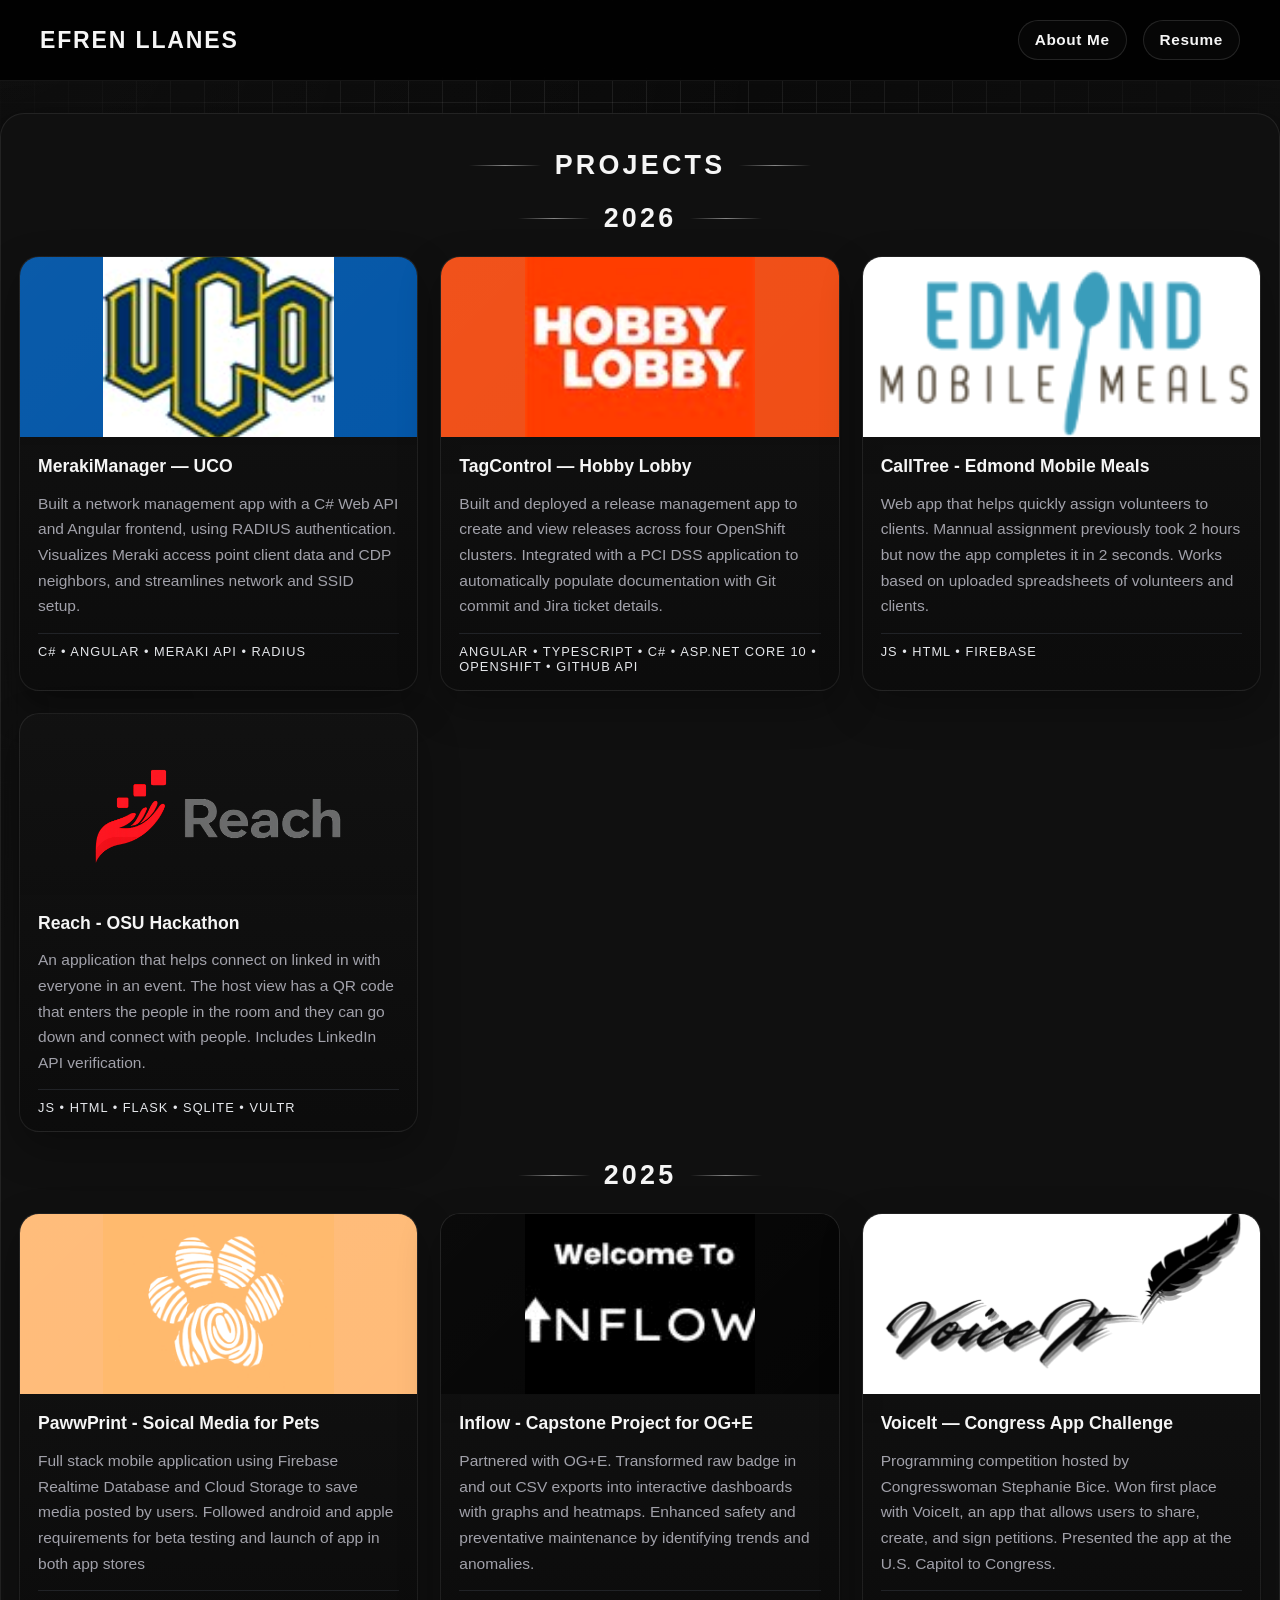
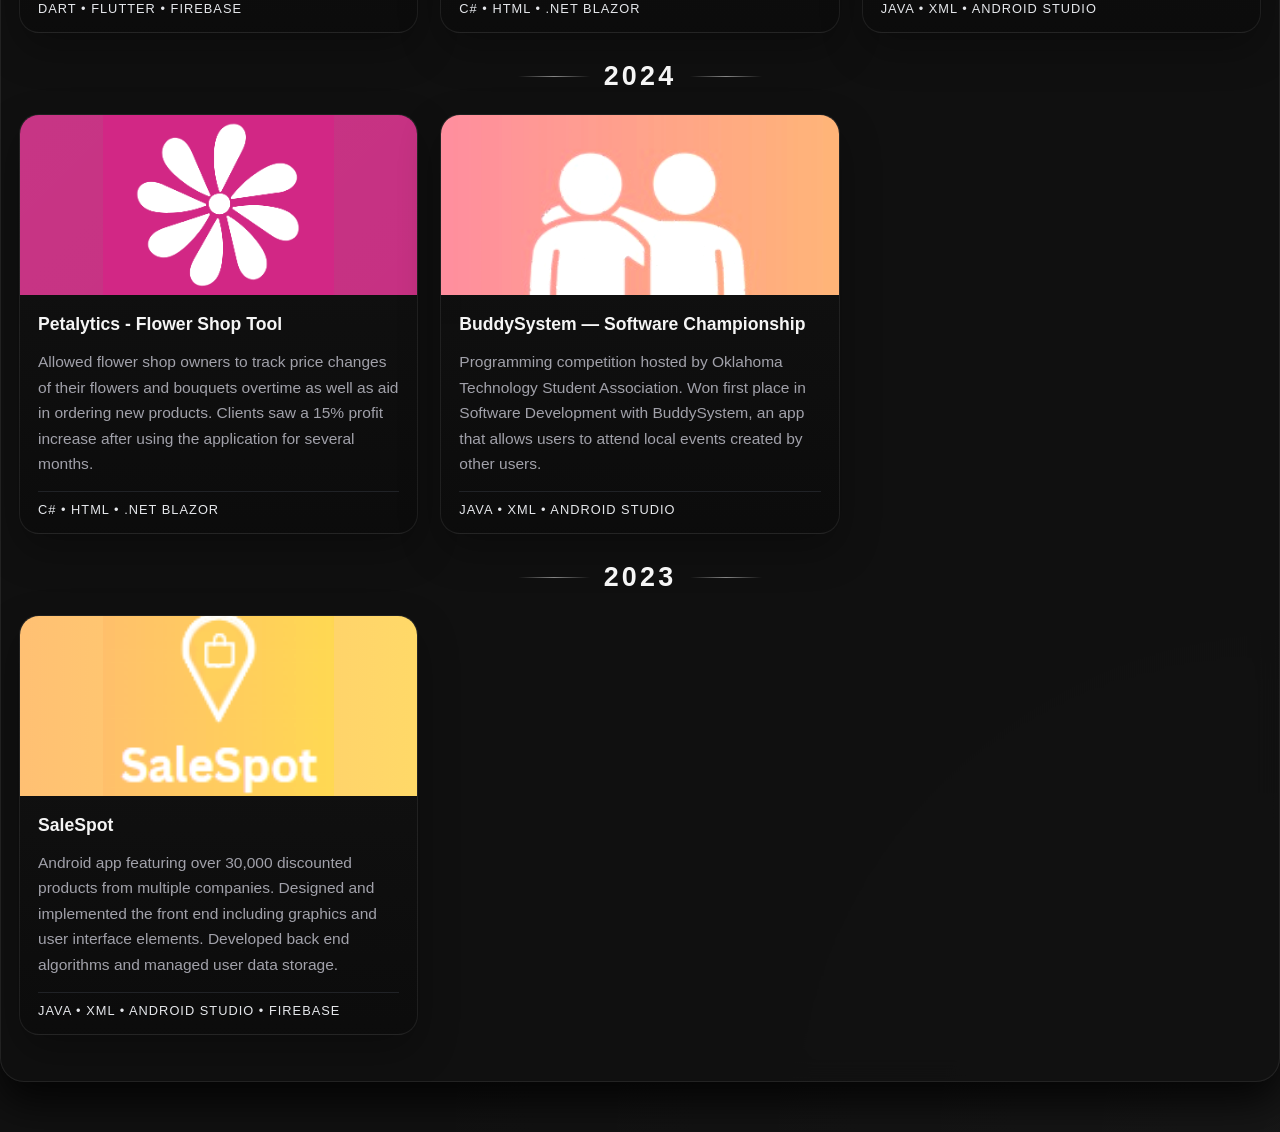
<file: index.html>
<!DOCTYPE html>
<html lang="en">
<head>
    <meta charset="UTF-8">
    <meta name="viewport" content="width=device-width, initial-scale=1.0">
    <title>Portfolio | Projects</title>
    <link rel="stylesheet" href="index.css">
</head>
<body>
   <header>
       <h1 class="name">Efren Llanes</h1>
       <div class="right">
            <a href="aboutme.html"><h2>About Me</h2></a>
            <a href="resume.html"><h2>Resume</h2></a>
        </div>
    </header>

    <div class="mainContent">
        <h1 class="year">Projects</h1>
        <h1 class="year">2026</h1>
        <div class="grid">

            <a href="merakimanager.html" class="project-link">
                <div class="item">
                    <div class="image-container" style="background-color: #0054a6;">
                        <img src="images/aboutme/ucologo.png"
                            class="project-img"
                            alt="University of Central Oklahoma logo">
                    </div>

                    <div class="content">
                        <h3 class="title">MerakiManager — UCO</h3>

                        <p class="text">
                            Built a network management app with a C# Web API and Angular frontend, using RADIUS authentication.
                            Visualizes Meraki access point client data and CDP neighbors, and streamlines network and SSID setup.
                        </p>

                        <div class="skills">
                            C# • Angular • Meraki API • RADIUS
                        </div>
                    </div>
                </div>
            </a>

            <a href="tagcontrol.html" class="project-link">
                <div class="item">
                    <div class="image-container" style="background-color: #f04b12;">
                        <img src="images/aboutme/hobbyLobby.png"
                            class="project-img"
                            alt="Hobby Lobby logo">
                    </div>

                    <div class="content">
                        <h3 class="title">TagControl — Hobby Lobby</h3>

                        <p class="text">
                            Built and deployed a release management app to create and view releases across four OpenShift clusters.
                            Integrated with a PCI DSS application to automatically populate documentation with Git commit and Jira ticket details.
                        </p>

                        <div class="skills">
                            Angular • TypeScript • C# • ASP.NET Core 10 • OpenShift • GitHub API
                        </div>
                    </div>
                </div>
            </a>
            
            <a href="edmondMobile.html" class="project-link">
                <div class="item">
                    
                    <img src="images/projectImages/callTree/EMMlogo.png" 
                        class="project-img-shift">

                    <div class="content">
                        <h3 class="title">CallTree - Edmond Mobile Meals</h3>

                        <p class="text">
                            Web app that helps quickly assign volunteers to clients. 
                            Mannual assignment previously took 2 hours but now the app completes it in 2 seconds. 
                            Works based on uploaded spreadsheets of volunteers and clients.
                            
                        </p>

                        <div class="skills">
                            JS • HTML • Firebase
                        </div>
                    </div>
                </div>
            </a>
            
            <a href="reach.html" class="project-link">
                <div class="item">
                    
                    <img src="images/projectImages/reach/reachLogo.png" 
                        class="project-img-shift">

                    <div class="content">
                        <h3 class="title">Reach - OSU Hackathon</h3>

                        <p class="text">
                            An application that helps connect on linked in with everyone in an event. 
                            The host view has a QR code that enters the people in the room and they can go down and connect with people. 
                            Includes LinkedIn API verification.
                            
                        </p>

                        <div class="skills">
                            JS • HTML • Flask • SQLite • Vultr 
                        </div>
                    </div>
                </div>
            </a>
            
        </div>

        <h1 class="year">2025</h1>
        <div class="grid">

            <a href="pawwprint.html" class="project-link">
                <div class="item">
                    <div class="image-container" style="background-color: #ffba76;">
                        <img src="images/projectImages/pawwprint/pawprintlogoicon.png" 
                            class="project-img">
                    </div>

                    <div class="content">
                        <h3 class="title">PawwPrint - Soical Media for Pets</h3>

                        <p class="text">
                            Full stack mobile application using Firebase Realtime Database and Cloud Storage to save media posted by users.
                            Followed android and apple requirements for beta testing and launch of app in both app stores
                            
                        </p>

                        <div class="skills">
                            Dart • Flutter • Firebase
                        </div>
                    </div>
                </div>
            </a>

            <a href="inflow.html" class="project-link">
                <div class="item">
                    <div class="image-container" style="background-color: #000000;">
                        <img src="images/projectImages/inflow/logo.jpg" 
                            class="project-img">
                    </div>

                    <div class="content">
                        <h3 class="title">Inflow - Capstone Project for OG+E</h3>

                        <p class="text">
                            Partnered with OG+E.
                            Transformed raw badge in and out CSV exports into interactive dashboards with graphs and heatmaps.
                            Enhanced safety and preventative maintenance by identifying trends and anomalies.
                            
                        </p>

                        <div class="skills">
                            C# • HTML • .Net Blazor
                        </div>
                    </div>
                </div>
            </a>           

            <a href="voiceIt.html" class="project-link">
                <div class="item">
                    <img src="images/projectImages/voiceIt/voiceItLogo.jpg" 
                        class="project-img-shift">

                    <div class="content">
                        <h3 class="title">VoiceIt — Congress App Challenge</h3>

                        <p class="text">
                            Programming competition hosted by Congresswoman Stephanie Bice. 
                            Won first place with VoiceIt, an app that allows users to share, create, and sign petitions. 
                            Presented the app at the U.S. Capitol to Congress.
                        </p>

                        <div class="skills">
                            Java • XML • Android Studio
                        </div>
                    </div>
                </div>
            </a>
        </div>

        <h1 class="year">2024</h1>
        <div class="grid">

            <a href="petal.html" class="project-link">
                <div class="item">
                    <div class="image-container" style="background-color: #c52d80;">
                        <img src="images/projectImages/petalytics/logo.png" 
                            class="project-img">
                    </div>

                    <div class="content">
                        <h3 class="title">Petalytics - Flower Shop Tool</h3>

                        <p class="text">
                            Allowed flower shop owners to track price changes of their flowers and bouquets overtime as well as aid in ordering new products. 
                            Clients saw a 15% profit increase after using the application for several months.
                            
                        </p>

                        <div class="skills">
                            C# • HTML • .Net Blazor
                        </div>
                    </div>
                </div>
            </a> 

            <a href="buddy.html" class="project-link">
                <div class="item">
                    <img src="images/projectImages/buddySystem/buddylogo.png" 
                        class="project-img-shift">

                    <div class="content">
                        <h3 class="title">BuddySystem — Software Championship</h3>

                        <p class="text">
                            Programming competition hosted by Oklahoma Technology Student Association. 
                            Won first place in Software Development with BuddySystem, an app that allows users to attend local events created by other users. 
                            
                        </p>

                        <div class="skills">
                            Java • XML • Android Studio
                        </div>
                    </div>
                </div>
            </a>

        </div>

        <h1 class="year">2023</h1>
        <div class="grid">

            <a href="salespot.html" class="project-link">
                <div class="item">
                    <div class="image-container" style="background: linear-gradient(to right, #ffc073, #ffd968);">
                        <img src="images/projectImages/saleSpot/logo.png" 
                            class="project-img">
                    </div>

                    <div class="content">
                        <h3 class="title">SaleSpot</h3>

                        <p class="text">
                            Android app featuring over 30,000 discounted products from multiple companies. 
                            Designed and implemented the front end including graphics and user interface elements. 
                            Developed back end algorithms and managed user data storage. 
                            
                        </p>

                        <div class="skills">
                            Java • XML • Android Studio • Firebase
                        </div>
                    </div>
                </div>
            </a>

        </div>
    </div>
</body>
</html>
</file>
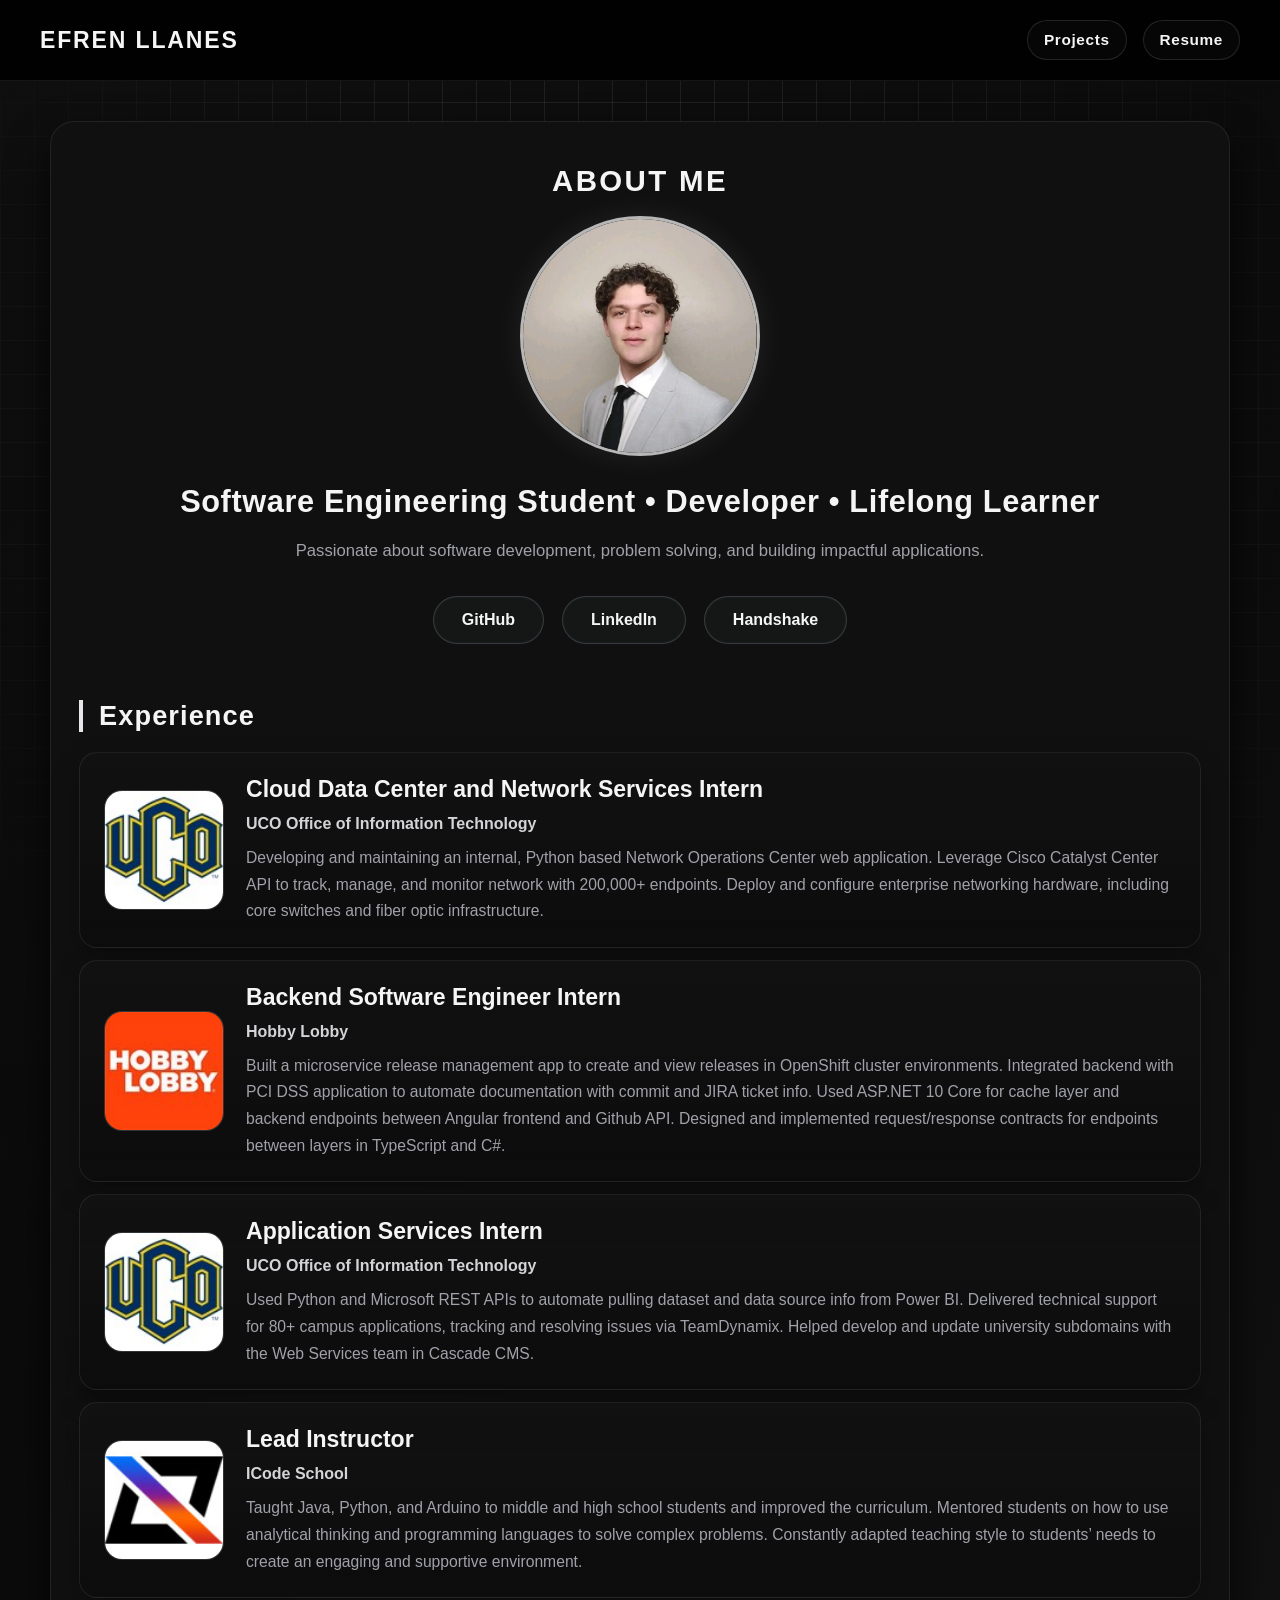
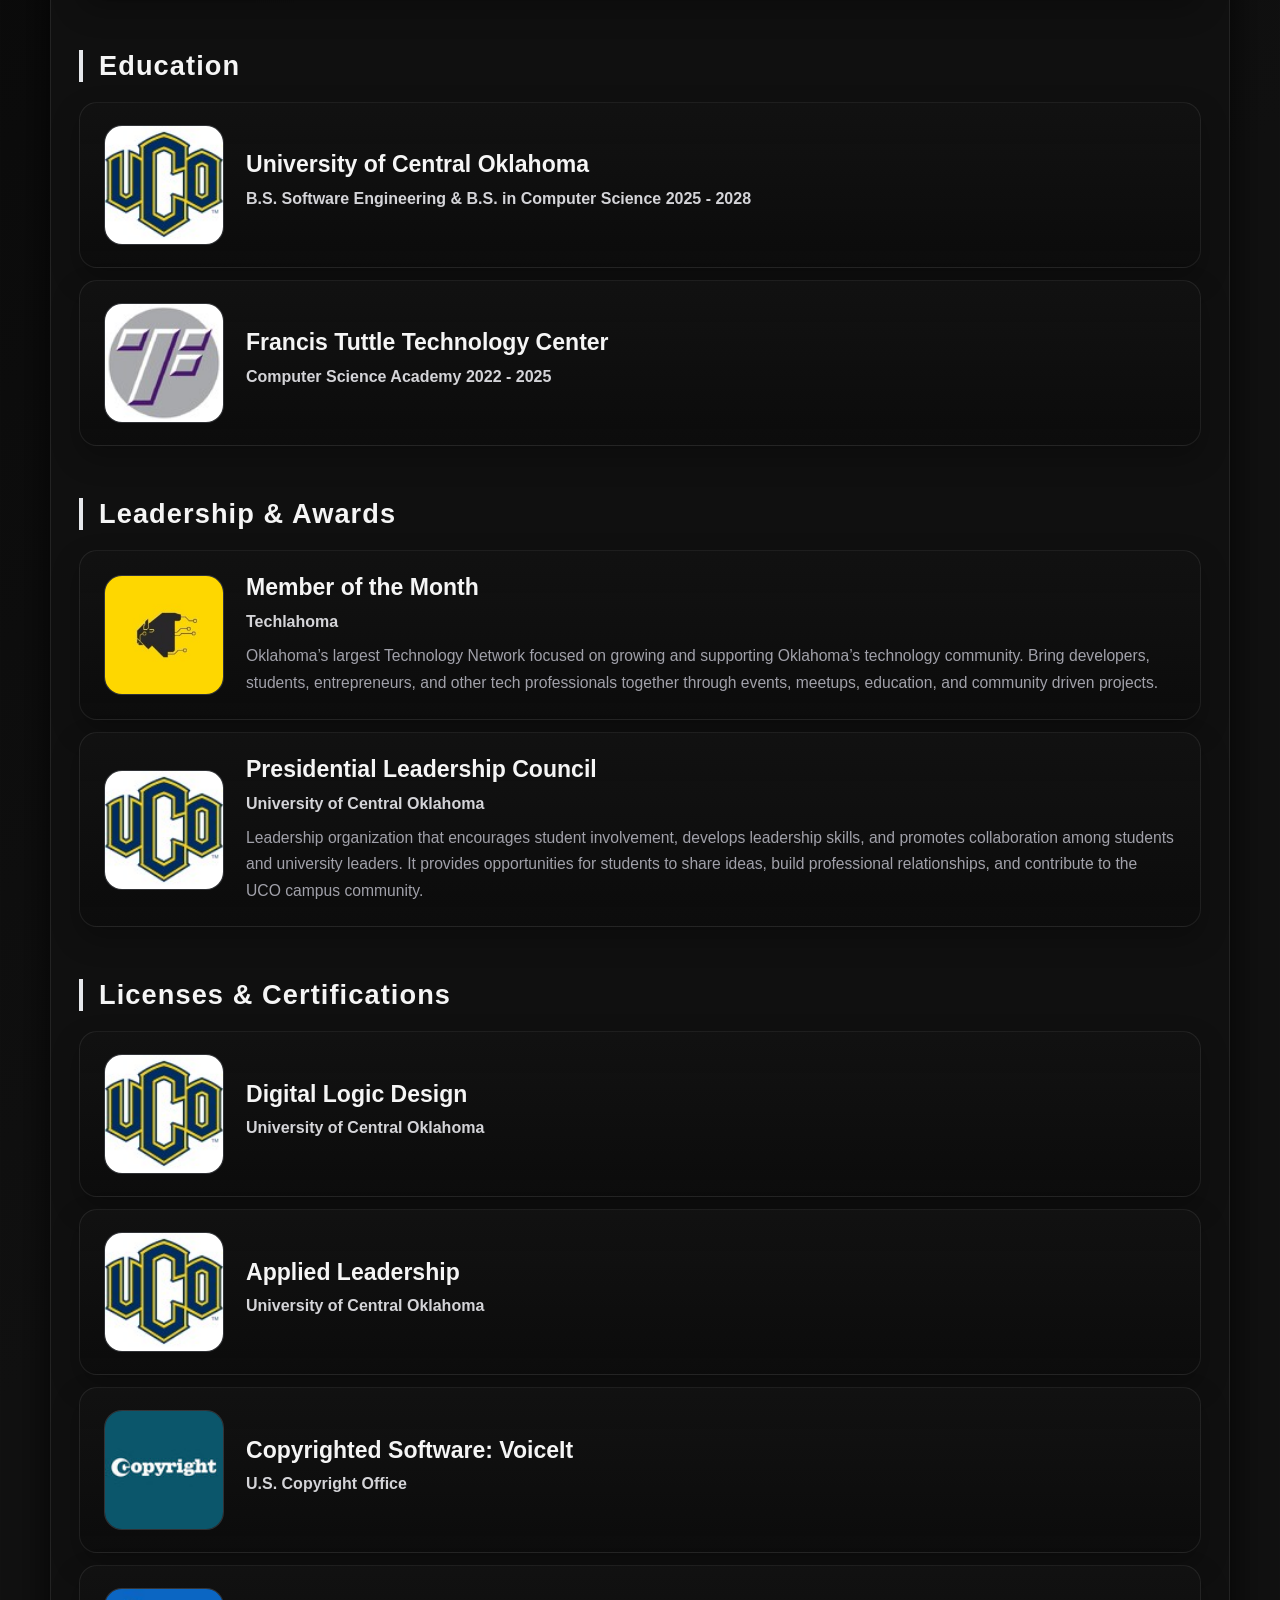
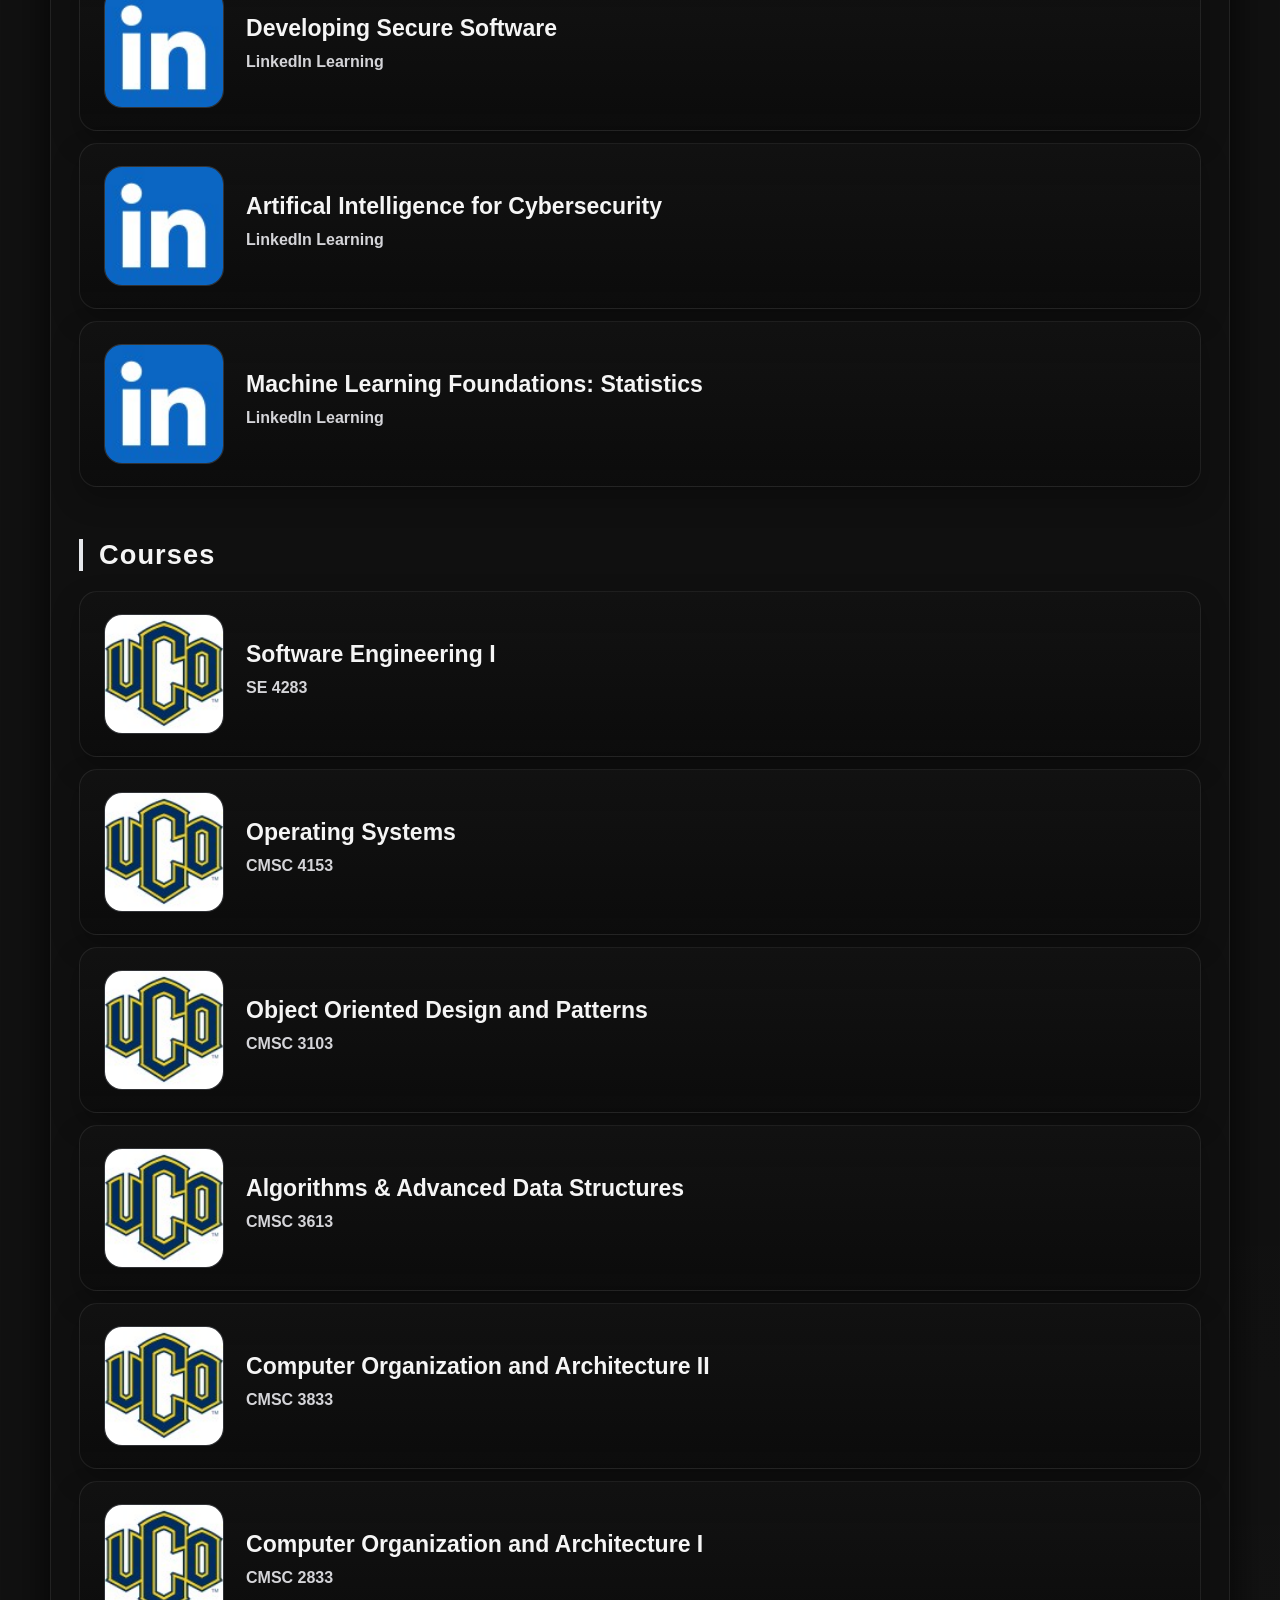
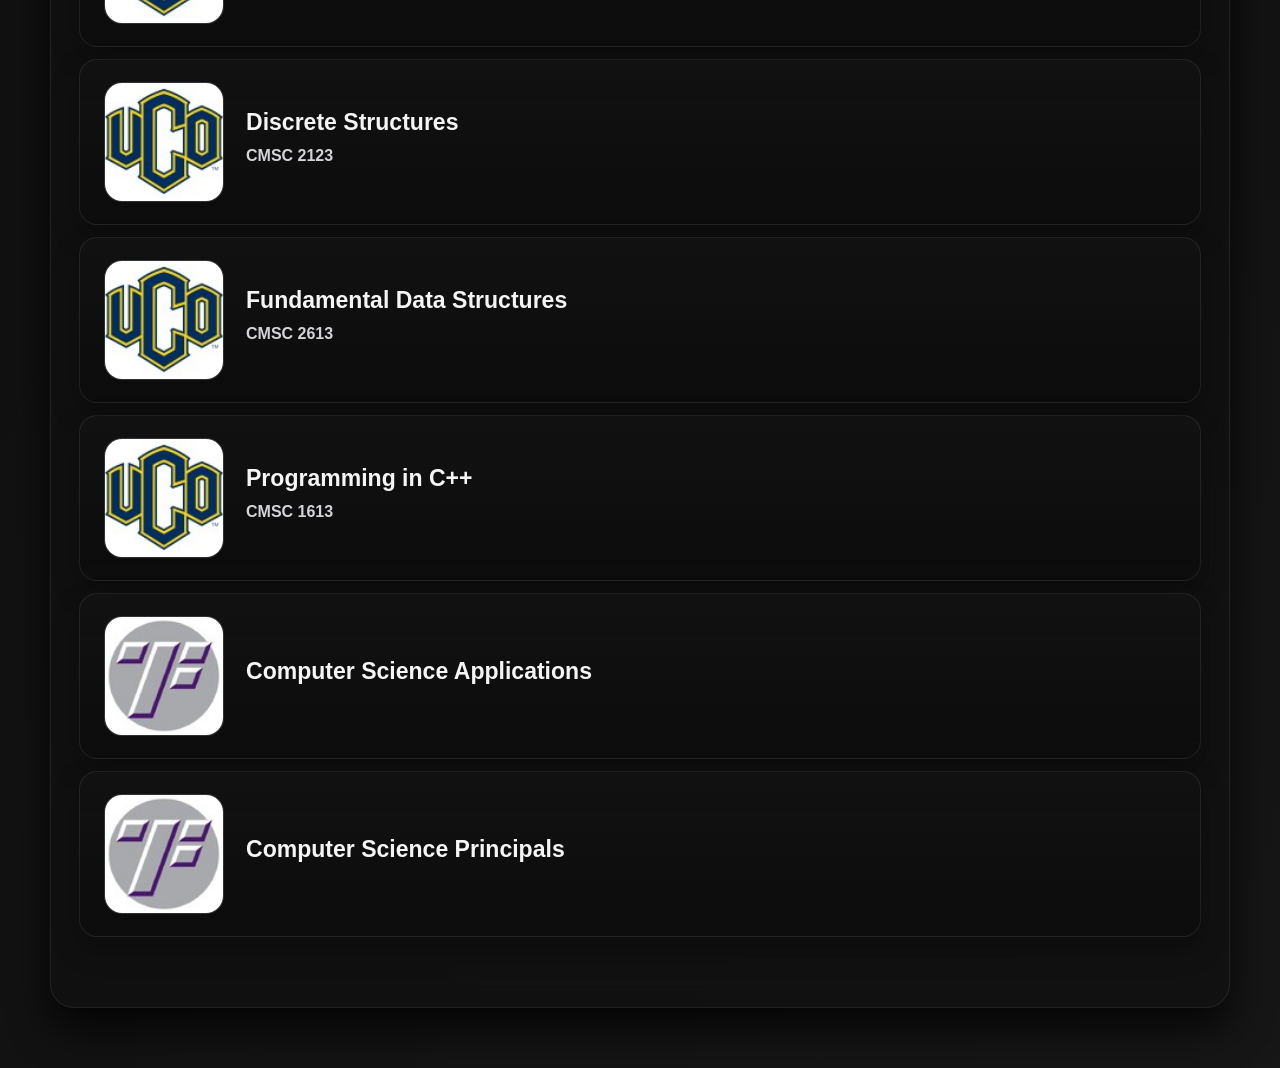
<file: aboutme.html>
<!DOCTYPE html>
<html lang="en">
<head>
    <meta charset="UTF-8">
    <meta name="viewport" content="width=device-width, initial-scale=1.0">
    <title>Portfolio | About Me</title>
    <link rel="stylesheet" href="aboutme.css">
</head>
<body>
   <header>
       <h1 class="name">Efren Llanes</h1>
       <div class="right">
            <a href="index.html"><h2>Projects</h2></a>
            <a href="resume.html"><h2>Resume</h2></a>
        </div>
    </header>

     <main class="mainContent">

        <section class="hero">

            <h1 class="year">About Me</h1>

            <img src="images/aboutme/self.png" class="self" alt="Profile Picture">

            <h2 class="tagline">
                Software Engineering Student • Developer • Lifelong Learner
            </h2>

            <p class="bio">
                Passionate about software development, problem solving, and building
                impactful applications.
            </p>

            <div class="socials">

                <a href="https://github.com/EfrenLlanes17" target="_blank" class="social-button">
                    GitHub
                </a>

                <a href="https://www.linkedin.com/in/efren-llanes/" target="_blank" class="social-button">
                    LinkedIn
                </a>

                <a href="https://uco.joinhandshake.com/profiles/efrenllanes" target="_blank" class="social-button">
                    Handshake
                </a>

            </div>

        </section>

        <section class="section">
            <h1 class="section-title">Experience</h1>

            <div class="card">

                <img src="images/aboutme/ucologo.png">

                <div class="card-content">
                    <h2>Cloud Data Center and Network Services Intern</h2>
                    <h3>UCO Office of Information Technology</h3>

                    <p>
                        Developing and maintaining an internal, Python based Network Operations Center web application.
                        Leverage Cisco Catalyst Center API to track, manage, and monitor network with 200,000+ endpoints.
                        Deploy and configure enterprise networking hardware, including core switches and fiber optic infrastructure.
                    </p>
                </div>

            </div>

            <div class="card">

                <img src="images/aboutme/hobbyLobby.png">

                <div class="card-content">
                    <h2>Backend Software Engineer Intern</h2>
                    <h3>Hobby Lobby</h3>

                    <p>
                        Built a microservice release management app to create and view releases in OpenShift cluster environments.
                        Integrated backend with PCI DSS application to automate documentation with commit and JIRA ticket info.
                        Used ASP.NET 10 Core for cache layer and backend endpoints between Angular frontend and Github API.
                        Designed and implemented request/response contracts for endpoints between layers in TypeScript and C#.

                    </p>
                </div>

            </div>

            <div class="card">

                <img src="images/aboutme/ucologo.png">

                <div class="card-content">
                    <h2>Application Services Intern</h2>
                    <h3>UCO Office of Information Technology</h3>

                    <p>
                        Used Python and Microsoft REST APIs to automate pulling dataset and data source info from Power BI.
                        Delivered technical support for 80+ campus applications, tracking and resolving issues via TeamDynamix.
                        Helped develop and update university subdomains with the Web Services team in Cascade CMS.

                    </p>
                </div>

            </div>

            <div class="card">

                <img src="images/aboutme/icodelogo.png">

                <div class="card-content">
                    <h2>Lead Instructor</h2>
                    <h3>ICode School</h3>

                    <p>
                        Taught Java, Python, and Arduino to middle and high school students and improved the curriculum.
                        Mentored students on how to use analytical thinking and programming languages to solve complex problems.
                        Constantly adapted teaching style to students’ needs to create an engaging and supportive environment.

                    </p>
                </div>

            </div>


        </section>

        <section class="section">

            <h1 class="section-title">Education</h1>

            <div class="card">

                <img src="images/aboutme/ucologo.png"
                    alt="UCO Logo">

                <div class="card-content">
                    <h2>University of Central Oklahoma</h2>
                    <h3>B.S. Software Engineering & B.S. in Computer Science 2025 - 2028</h3>
                    
                </div>

            </div>

            <div class="card">

                <img src="images/aboutme/francistuttle.png"
                    alt="UCO Logo">

                <div class="card-content">
                    <h2>Francis Tuttle Technology Center</h2>
                    <h3>Computer Science Academy 2022 - 2025</h3>
                    
                </div>

            </div>
        </section>

        <section class="section">

            <h1 class="section-title">Leadership & Awards</h1>

            <div class="card">

                <img src="images/aboutme/techlahoma.jpg"
                    alt="Leadership">

                <div class="card-content">
                    <h2>Member of the Month</h2>
                    <h3>Techlahoma</h3>
                    <p>Oklahoma’s largest Technology Network focused on growing and supporting Oklahoma’s technology community. Bring developers, students, entrepreneurs, and other tech professionals together through events, meetups, education, and community driven projects.</p>
                </div>

            </div>

            <div class="card">

                <img src="images/aboutme/ucologo.png"
                    alt="Leadership">

                <div class="card-content">
                    <h2>Presidential Leadership Council</h2>
                    <h3>University of Central Oklahoma</h3>
                    <p>Leadership organization that encourages student involvement, develops leadership skills, and promotes collaboration among students and university leaders. It provides opportunities for students to share ideas, build professional relationships, and contribute to the UCO campus community.</p>
                </div>

            </div>

        </section>

        <section class="section">

            <h1 class="section-title">Licenses & Certifications</h1>

            <div class="card">

                <img src="images/aboutme/ucologo.png"
                    alt="Certification">

                <div class="card-content">
                    <h2>Digital Logic Design</h2>
                    <h3>University of Central Oklahoma</h3>

                </div>

            </div>

            <div class="card">

                <img src="images/aboutme/ucologo.png"
                    alt="Certification">

                <div class="card-content">
                    <h2>Applied Leadership</h2>
                    <h3>University of Central Oklahoma</h3>

                </div>

            </div>

            <div class="card">

                <img src="images/aboutme/copywrite.png"
                    alt="Certification">

                <div class="card-content">
                    <h2>Copyrighted Software: VoiceIt</h2>
                    <h3>U.S. Copyright Office<h3>

                </div>

            </div>

            <div class="card">

                <img src="images/aboutme/linkedin.png"
                    alt="Certification">

                <div class="card-content">
                    <h2>Developing Secure Software</h2>
                    <h3>LinkedIn Learning<h3>

                </div>

            </div>

            <div class="card">

                <img src="images/aboutme/linkedin.png"
                    alt="Certification">

                <div class="card-content">
                    <h2>Artifical Intelligence for Cybersecurity</h2>
                    <h3>LinkedIn Learning<h3>

                </div>

            </div>

            <div class="card">

                <img src="images/aboutme/linkedin.png"
                    alt="Certification">

                <div class="card-content">
                    <h2>Machine Learning Foundations: Statistics</h2>
                    <h3>LinkedIn Learning<h3>

                </div>

            </div>

        </section>

        <section class="section">

            <h1 class="section-title">Courses</h1>

            <div class="card">

                <img src="images/aboutme/ucologo.png"
                    alt="Course">

                <div class="card-content">
                    <h2>Software Engineering I</h2>
                    <h3>SE 4283</h3>

                </div>

            </div>

            <div class="card">

                <img src="images/aboutme/ucologo.png"
                    alt="Course">

                <div class="card-content">
                    <h2>Operating Systems</h2>
                    <h3>CMSC 4153</h3>

                </div>

            </div>

            <div class="card">

                <img src="images/aboutme/ucologo.png"
                    alt="Course">

                <div class="card-content">
                    <h2>Object Oriented Design and Patterns</h2>
                    <h3>CMSC 3103</h3>

                </div>

            </div>

            <div class="card">

                <img src="images/aboutme/ucologo.png"
                    alt="Course">

                <div class="card-content">
                    <h2>Algorithms & Advanced Data Structures</h2>
                    <h3>CMSC 3613</h3>

                </div>

            </div>

            <div class="card">

                <img src="images/aboutme/ucologo.png"
                    alt="Course">

                <div class="card-content">
                    <h2>Computer Organization and Architecture II</h2>
                    <h3>CMSC 3833</h3>

                </div>

            </div>

            <div class="card">

                <img src="images/aboutme/ucologo.png"
                    alt="Course">

                <div class="card-content">
                    <h2>Computer Organization and Architecture I</h2>
                    <h3>CMSC 2833</h3>

                </div>

            </div>

            <div class="card">

                <img src="images/aboutme/ucologo.png"
                    alt="Course">

                <div class="card-content">
                    <h2>Discrete Structures</h2>
                    <h3>CMSC 2123</h3>

                </div>

            </div>

            <div class="card">

                <img src="images/aboutme/ucologo.png"
                    alt="Course">

                <div class="card-content">
                    <h2>Fundamental Data Structures</h2>
                    <h3>CMSC 2613</h3>

                </div>

            </div>

            <div class="card">

                <img src="images/aboutme/ucologo.png"
                    alt="Course">

                <div class="card-content">
                    <h2>Programming in C++</h2>
                    <h3>CMSC 1613</h3>

                </div>

            </div>

            <div class="card">

                <img src="images/aboutme/francistuttle.png"
                    alt="Course">

                <div class="card-content">
                    <h2>Computer Science Applications</h2>
                </div>

            </div>

            <div class="card">

                <img src="images/aboutme/francistuttle.png"
                    alt="Course">

                <div class="card-content">
                    <h2>Computer Science Principals</h2>
                </div>

            </div>

        </section>

    </main>
</body>
</html>
</file>
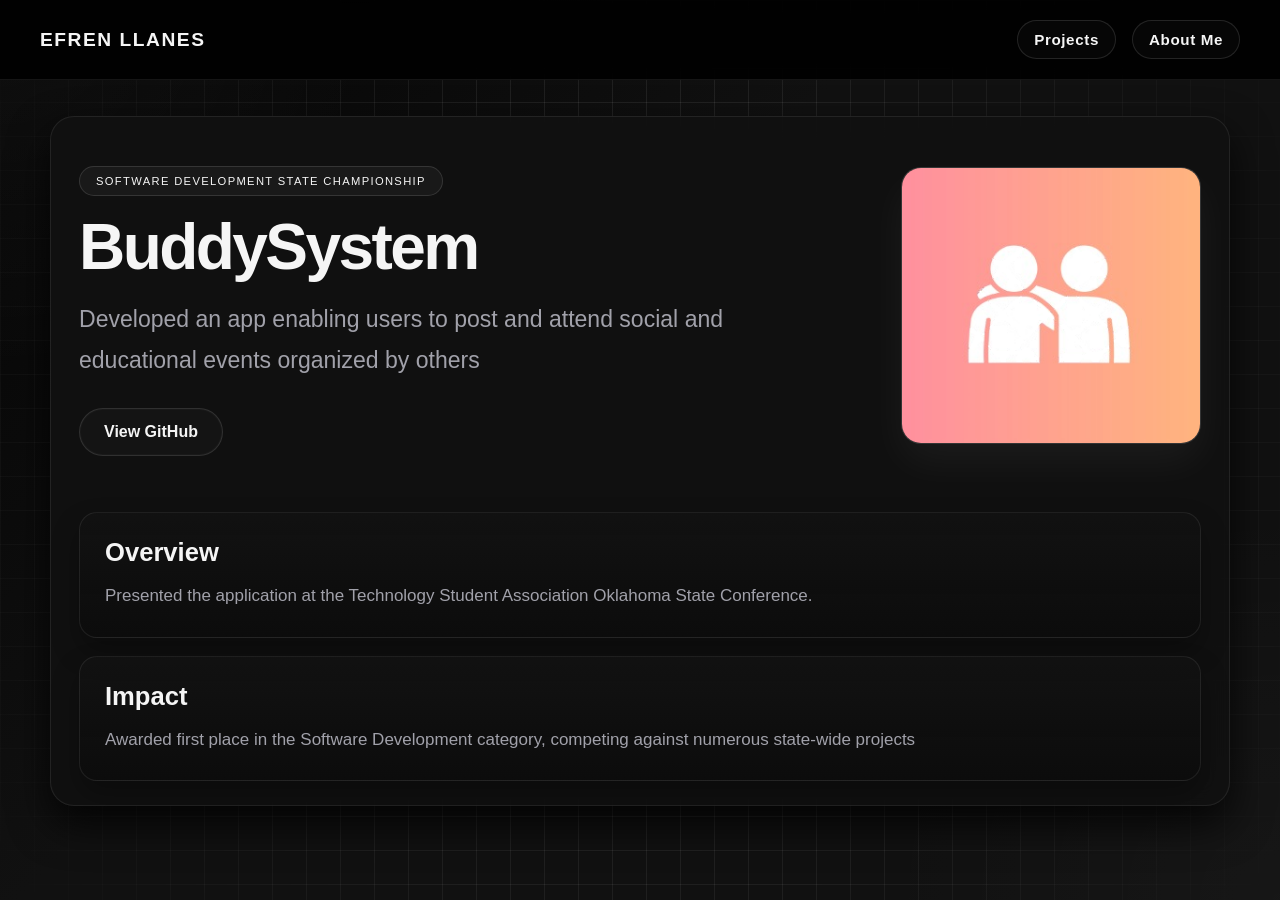
<file: buddy.html>
<!DOCTYPE html>
<html lang="en">
<head>
    <meta charset="UTF-8">
    <meta name="viewport" content="width=device-width, initial-scale=1.0">
    <title>Portfolio | BuddySystem</title>
    <link rel="stylesheet" href="buddy.css">
</head>
<body>
   <header>
       <h1 class="name">Efren Llanes</h1>
       <div class="right">
            <a href="index.html"><h2>Projects</h2></a>
            <a href="aboutme.html"><h2>About Me</h2></a>
        </div>
    </header>

    <main class="mainContent">

    <section class="hero">
        <div class="heroText">
            <p class="tag">Software Development State Championship</p>
            <h1 class="year">BuddySystem</h1>

            <p class="heroDescription">
               Developed an app enabling users to post and attend social and educational events organized by others

            </p>

            <div class="socials">
                <a href="https://github.com/EfrenLlanes17/BuddySystem" target="_blank" class="social-button">
                    View GitHub
                </a>
            </div>
        </div>

        <img 
            class="projectImage"
            src="images/projectImages/buddySystem/buddylogo.png"
            alt="Edmond Mobile Meals Logo"
        >
    </section>

    <section class="description">

        <div class="infoCard">
            <h2>Overview</h2>

            <p>
                Presented the application at the Technology Student Association Oklahoma State Conference.

            </p>
        </div>

        <div class="infoCard">
            <h2>Impact</h2>

            <p>
                 Awarded first place in the Software Development category, competing against numerous state-wide projects

            </p>
        </div>

        

    </section>

    

</main>
</body>
</html>
</file>
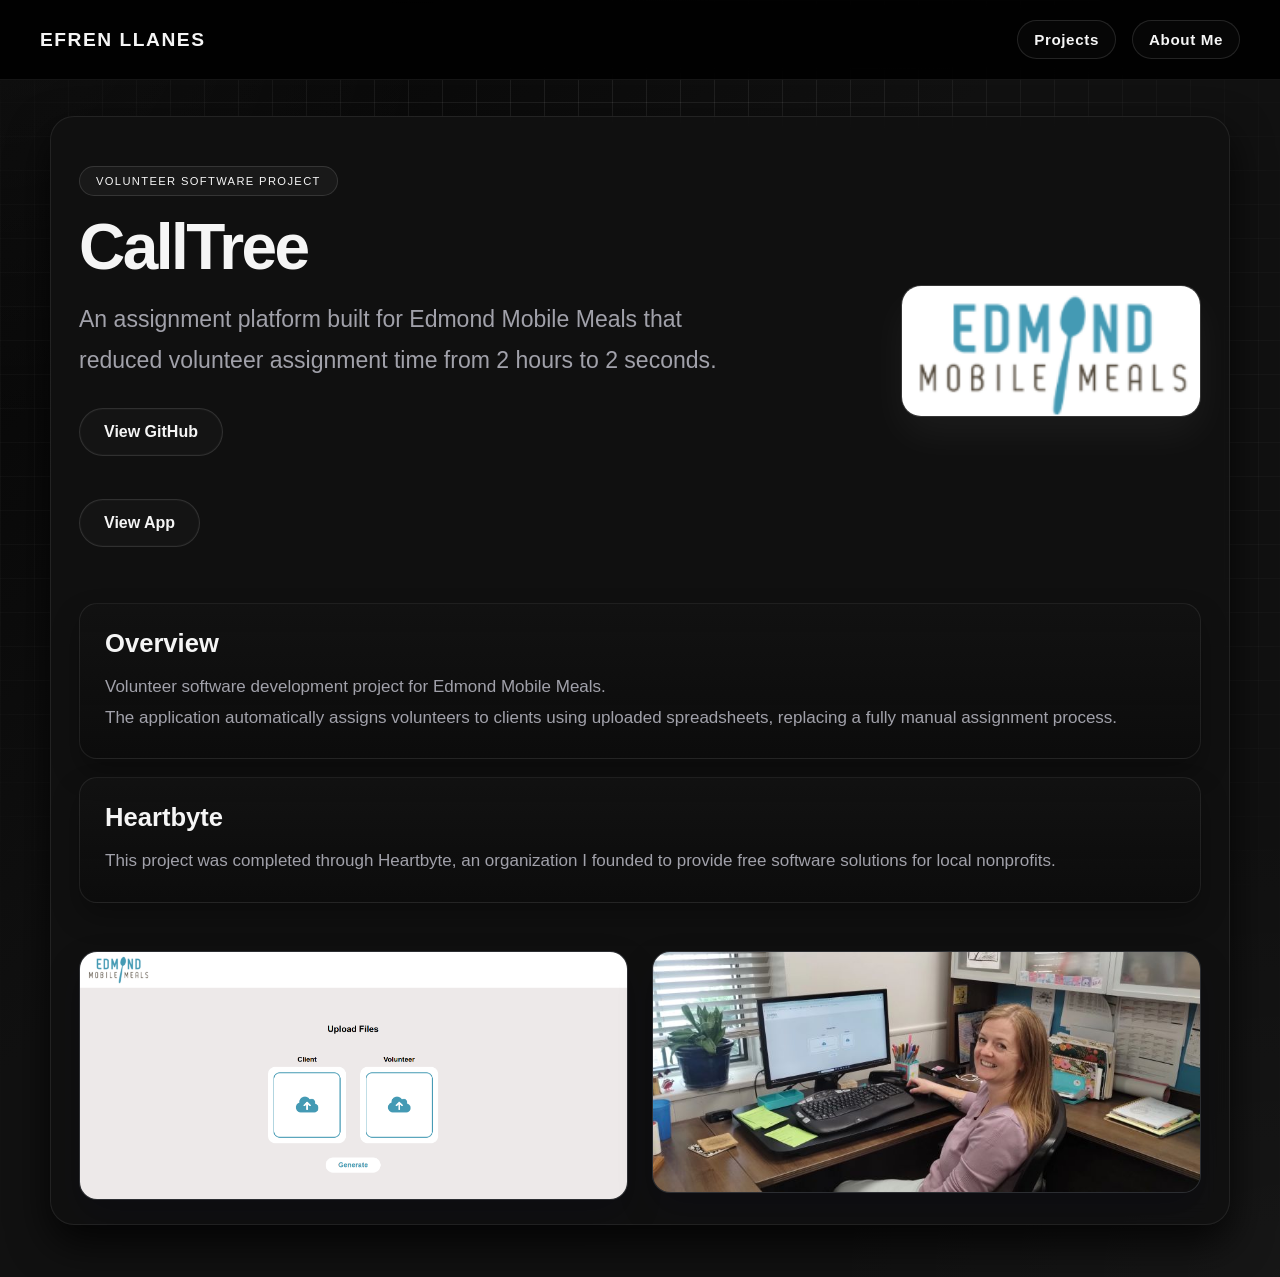
<file: edmondMobile.html>
<!DOCTYPE html>
<html lang="en">
<head>
    <meta charset="UTF-8">
    <meta name="viewport" content="width=device-width, initial-scale=1.0">
    <title>Portfolio | CallTree</title>
    <link rel="stylesheet" href="edmondMobile.css">
</head>
<body>
   <header>
       <h1 class="name">Efren Llanes</h1>
       <div class="right">
            <a href="index.html"><h2>Projects</h2></a>
            <a href="aboutme.html"><h2>About Me</h2></a>
        </div>
    </header>

    <main class="mainContent">

    <section class="hero">
        <div class="heroText">
            <p class="tag">Volunteer Software Project</p>
            <h1 class="year">CallTree</h1>

            <p class="heroDescription">
                An assignment platform built for Edmond Mobile Meals that reduced
                volunteer assignment time from 2 hours to 2 seconds.
            </p>

            <div class="socials">
                <a href="https://github.com/EfrenLlanes17/EMMPhoneTree"target="_blank"  class="social-button">
                    View GitHub
                </a>
            </div>

            <div class="socials" style="padding-top: 15px;">
                <a href="https://emmphonetree.web.app" target="_blank" class="social-button">
                    View App
                </a>
            </div>
        </div>

        <img 
            class="projectImage"
            src="images/projectImages/callTree/EMMlogo.png"
            alt="Edmond Mobile Meals Logo"
        >
    </section>

    <section class="description">

        <div class="infoCard">
            <h2>Overview</h2>

            <p>
                Volunteer software development project for Edmond Mobile Meals.
            </p>

            <p>
                The application automatically assigns volunteers to clients using
                uploaded spreadsheets, replacing a fully manual assignment process.
            </p>
        </div>


        <div class="infoCard">
            <h2>Heartbyte</h2>

            <p>
                This project was completed through Heartbyte, an organization I
                founded to provide free software solutions for local nonprofits.
            </p>
        </div>

    </section>

    <section class="gallery">
        <img src="images/projectImages/callTree/app.png" alt="Call Tree App">
        <img src="images/projectImages/callTree/cati.png" alt="Volunteer Spreadsheet">
    </section>

</main>
</body>
</html>
</file>
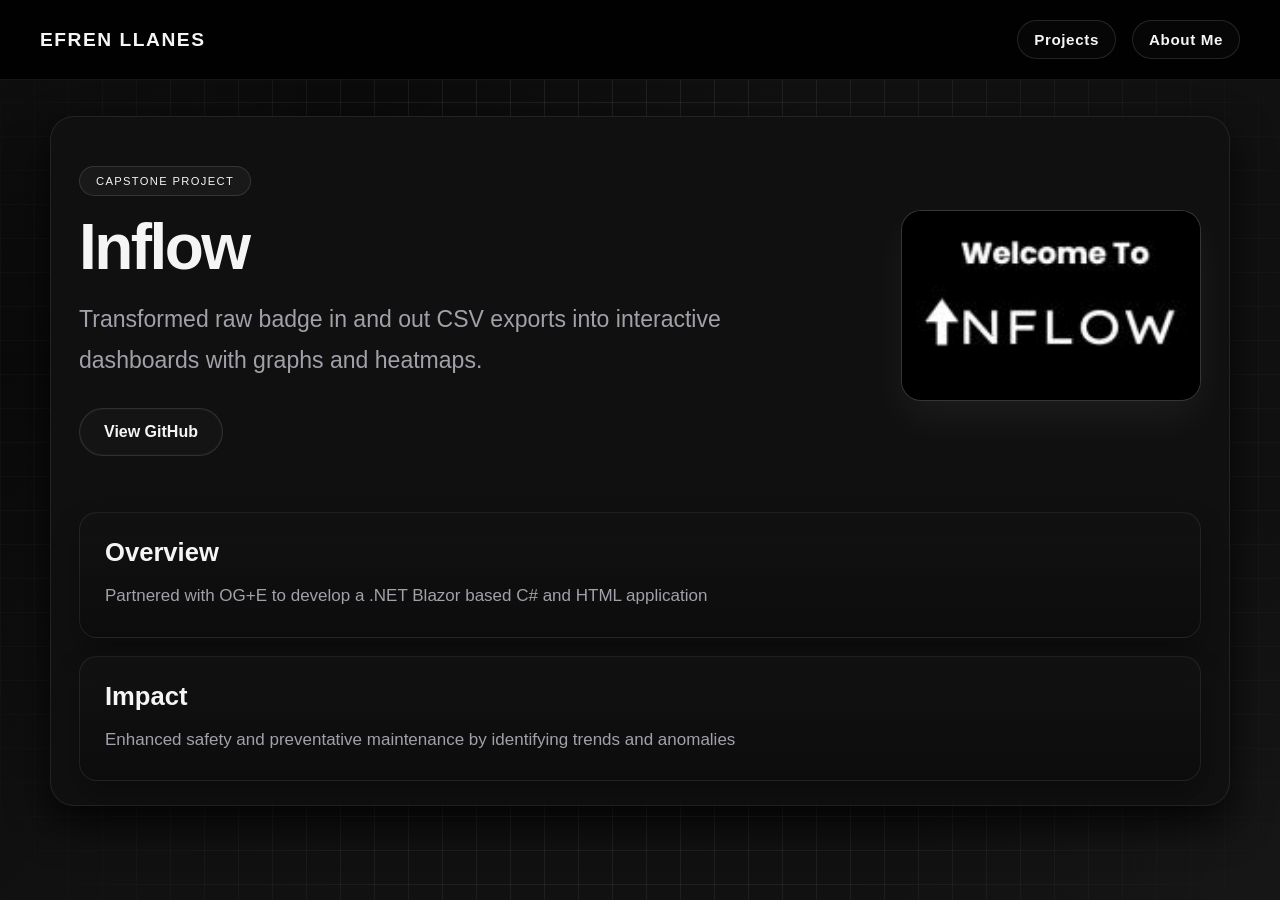
<file: inflow.html>
<!DOCTYPE html>
<html lang="en">
<head>
    <meta charset="UTF-8">
    <meta name="viewport" content="width=device-width, initial-scale=1.0">
    <title>Portfolio | Inflow</title>
    <link rel="stylesheet" href="inflow.css">
</head>
<body>
   <header>
       <h1 class="name">Efren Llanes</h1>
       <div class="right">
            <a href="index.html"><h2>Projects</h2></a>
            <a href="aboutme.html"><h2>About Me</h2></a>
        </div>
    </header>

    <main class="mainContent">

    <section class="hero">
        <div class="heroText">
            <p class="tag">Capstone Project</p>
            <h1 class="year">Inflow</h1>

            <p class="heroDescription">
                Transformed raw badge in and out CSV exports into interactive dashboards with graphs and heatmaps.
            </p>

            <div class="socials">
                <a href="https://github.com/EfrenLlanes17/OGEApp" target="_blank" class="social-button">
                    View GitHub
                </a>
            </div>
        </div>

        <img 
            class="projectImage"
            src="images/projectImages/inflow/logo.jpg"
            alt="Edmond Mobile Meals Logo"
        >
    </section>

    <section class="description">

        <div class="infoCard">
            <h2>Overview</h2>

            <p>
                Partnered with OG+E to develop a .NET Blazor based C# and HTML application
            </p>

        </div>

        <div class="infoCard">
            <h2>Impact</h2>

            <p>
               Enhanced safety and preventative maintenance by identifying trends and anomalies
            </p>
        </div>


    </section>


</main>
</body>
</html>
</file>
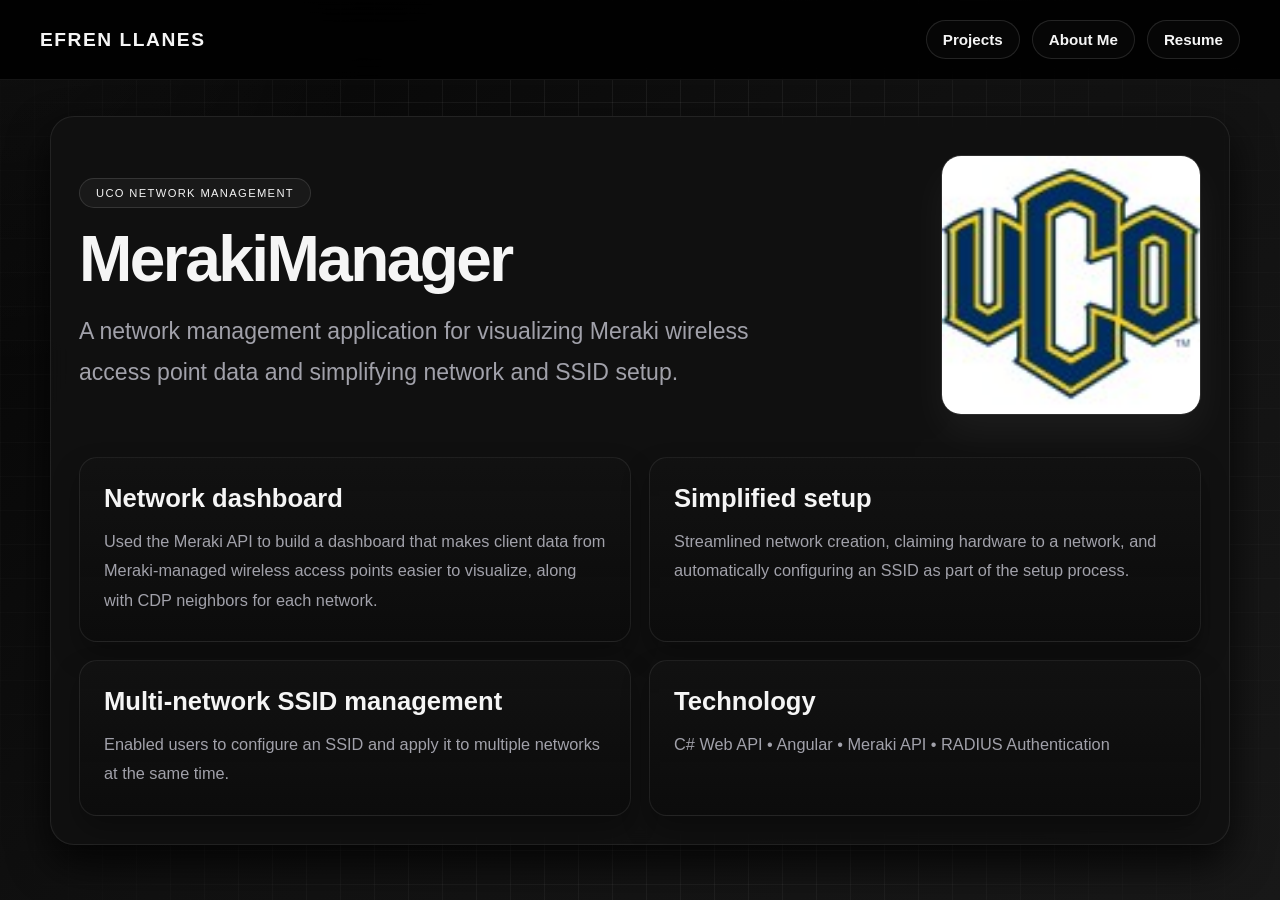
<file: merakimanager.html>
<!DOCTYPE html>
<html lang="en">
<head>
    <meta charset="UTF-8">
    <meta name="viewport" content="width=device-width, initial-scale=1.0">
    <title>Portfolio | MerakiManager</title>
    <link rel="stylesheet" href="merakimanager.css">
</head>
<body>
    <header>
        <h1 class="name">Efren Llanes</h1>
        <nav class="right" aria-label="Main navigation">
            <a href="index.html"><h2>Projects</h2></a>
            <a href="aboutme.html"><h2>About Me</h2></a>
            <a href="resume.html"><h2>Resume</h2></a>
        </nav>
    </header>

    <main class="mainContent">
        <section class="hero">
            <div class="heroText">
                <p class="tag">UCO Network Management</p>
                <h1 class="projectTitle">MerakiManager</h1>
                <p class="heroDescription">
                    A network management application for visualizing Meraki wireless access point data and simplifying network and SSID setup.
                </p>
            </div>

            <img
                class="projectImage"
                src="images/aboutme/ucologo.png"
                alt="University of Central Oklahoma logo"
            >
        </section>

        <section class="details" aria-label="Project details">
            <article class="infoCard">
                <h2>Network dashboard</h2>
                <p>
                    Used the Meraki API to build a dashboard that makes client data from Meraki-managed wireless access points easier to visualize, along with CDP neighbors for each network.
                </p>
            </article>

            <article class="infoCard">
                <h2>Simplified setup</h2>
                <p>
                    Streamlined network creation, claiming hardware to a network, and automatically configuring an SSID as part of the setup process.
                </p>
            </article>

            <article class="infoCard">
                <h2>Multi-network SSID management</h2>
                <p>
                    Enabled users to configure an SSID and apply it to multiple networks at the same time.
                </p>
            </article>

            <article class="infoCard">
                <h2>Technology</h2>
                <p>C# Web API • Angular • Meraki API • RADIUS Authentication</p>
            </article>
        </section>
    </main>
</body>
</html>
</file>
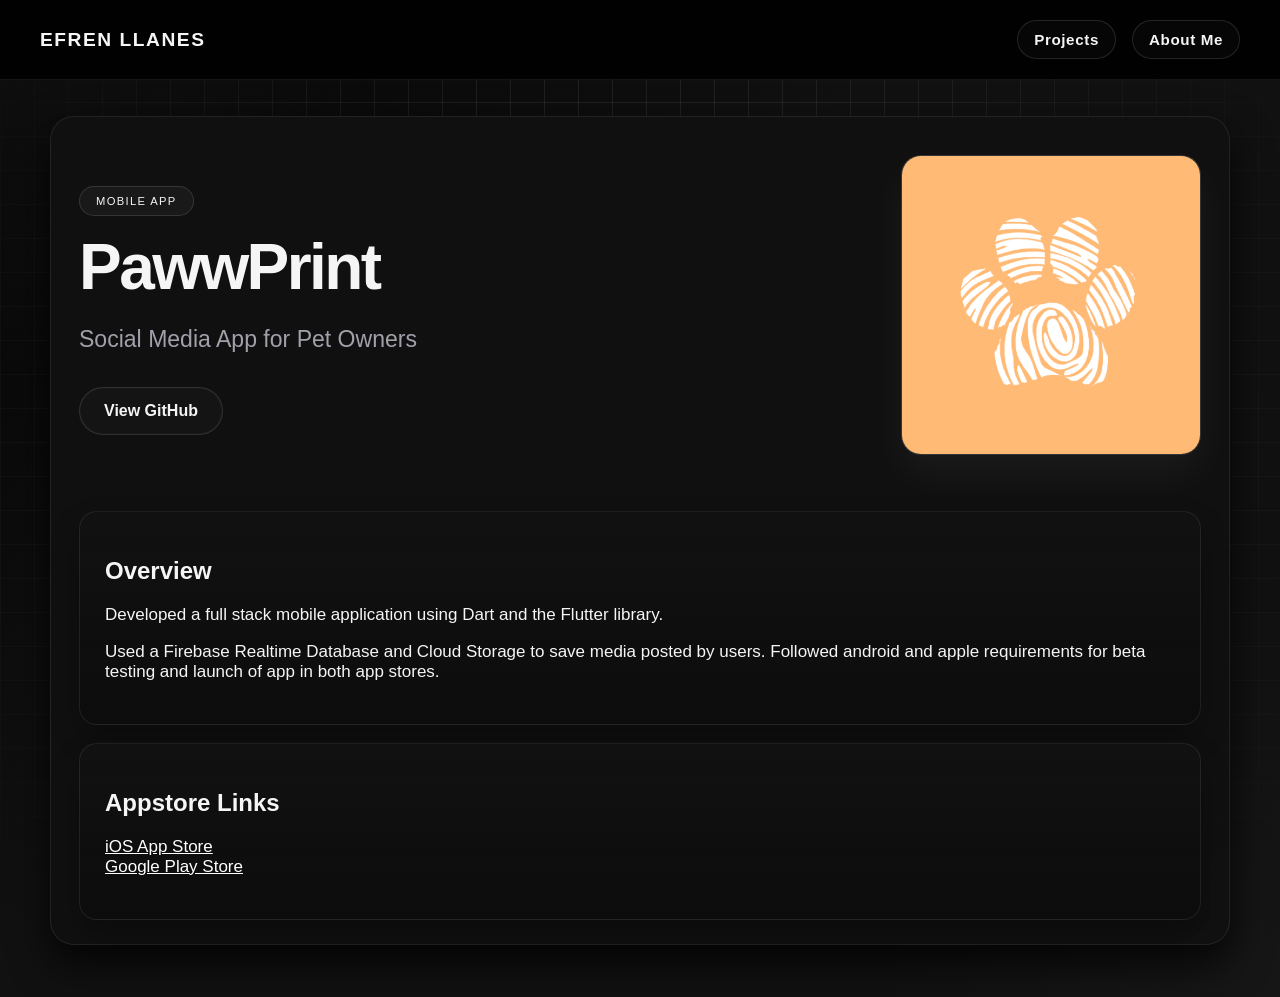
<file: pawwprint.html>
<!DOCTYPE html>
<html lang="en">
<head>
    <meta charset="UTF-8">
    <meta name="viewport" content="width=device-width, initial-scale=1.0">
    <title>Portfolio | PawwPrint</title>
    <link rel="stylesheet" href="pawwprint.css">
</head>
<body>
   <header>
       <h1 class="name">Efren Llanes</h1>
       <div class="right">
            <a href="index.html"><h2>Projects</h2></a>
            <a href="aboutme.html"><h2>About Me</h2></a>
        </div>
    </header>

    <main class="mainContent">

    <section class="hero">
        <div class="heroText">
            <p class="tag">Mobile App</p>
            <h1 class="year">PawwPrint</h1>

            <p class="heroDescription">
               Social Media App for Pet Owners
            </p>

            <div class="socials">
                <a href="https://github.com/EfrenLlanes17/fitcheck" target="_blank" class="social-button">
                    View GitHub
                </a>
            </div>
        </div>

        <img 
            class="projectImage"
            src="images/projectImages/pawwprint/pawprintlogoicon.png"
            alt="Edmond Mobile Meals Logo"
        >
    </section>

    <section class="description">

        <div class="infoCard">
            <h2>Overview</h2>

            <p>
                Developed a full stack mobile application using Dart and the Flutter library.
            </p>

            <p>
                Used a Firebase Realtime Database and Cloud Storage to save media posted by users.
                Followed android and apple requirements for beta testing and launch of app in both app stores.
            </p>
        </div>

        <div class="infoCard">
            <h2>Appstore Links</h2>

            <p>
                <a href="https://apps.apple.com/us/app/pawwprint/id6748922605" target="_blank" style="color: white">
                    iOS App Store
                </a>
                <br>
                <a href="https://play.google.com/store/apps/details?id=com.pawprint.pawwprint" target="_blank" style="color: white">
                    Google Play Store
                </a>
            </p>
        </div>


    </section>

</main>
</body>
</html>
</file>
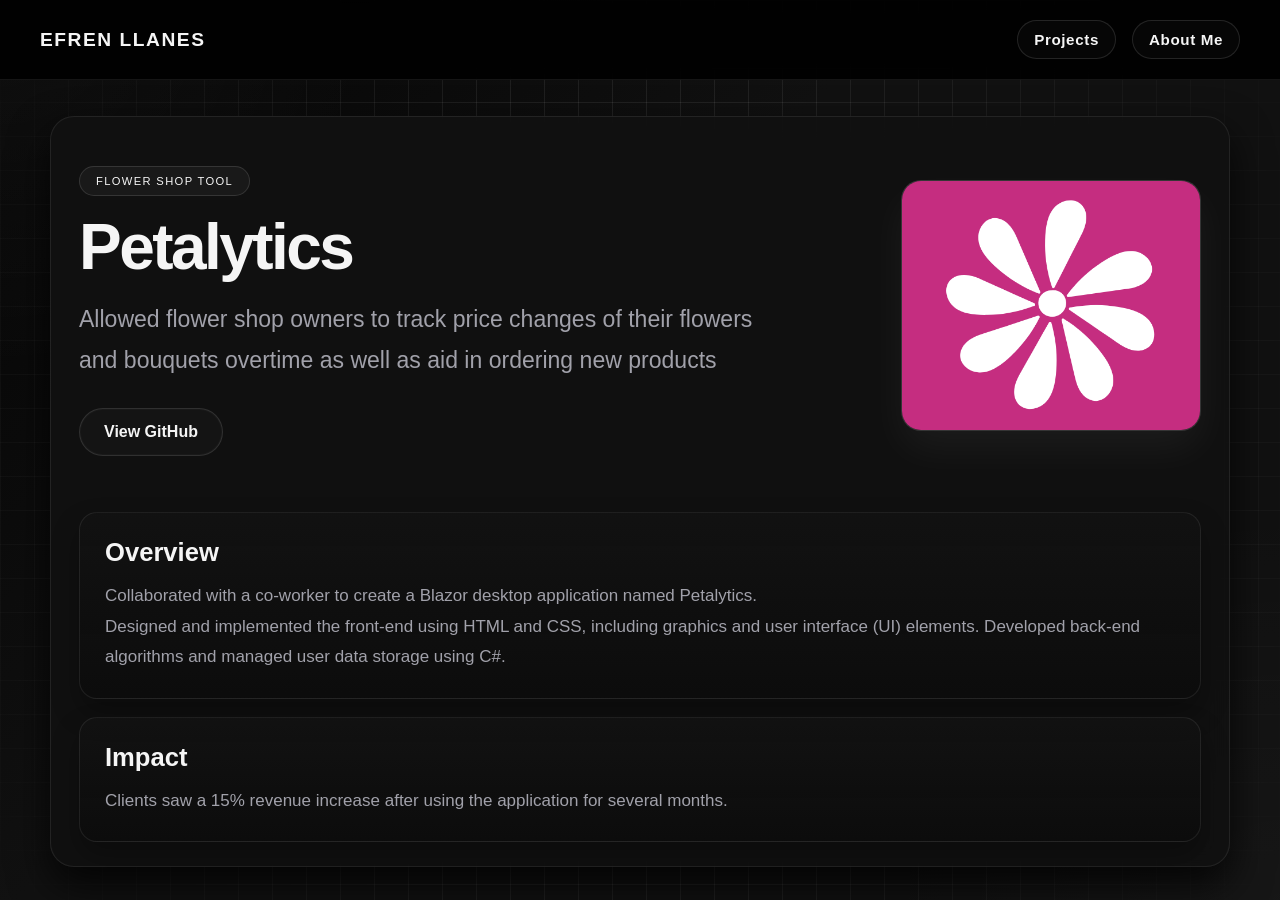
<file: petal.html>
<!DOCTYPE html>
<html lang="en">
<head>
    <meta charset="UTF-8">
    <meta name="viewport" content="width=device-width, initial-scale=1.0">
    <title>Portfolio | Petalytics</title>
    <link rel="stylesheet" href="petal.css">
</head>
<body>
   <header>
       <h1 class="name">Efren Llanes</h1>
       <div class="right">
            <a href="index.html"><h2>Projects</h2></a>
            <a href="aboutme.html"><h2>About Me</h2></a>
        </div>
    </header>

    <main class="mainContent">

    <section class="hero">
        <div class="heroText">
            <p class="tag">Flower Shop Tool</p>
            <h1 class="year">Petalytics</h1>

            <p class="heroDescription">
                Allowed flower shop owners to track price changes of their flowers and bouquets overtime as well as aid in ordering new products
            </p>

            <div class="socials">
                <a href="https://github.com/EfrenLlanes17/Flower" target="_blank" class="social-button">
                    View GitHub
                </a>
            </div>
        </div>

        <img 
            class="projectImage"
            src="images/projectImages/petalytics/logo.png"
            alt="Edmond Mobile Meals Logo"
        >
    </section>

    <section class="description">

        <div class="infoCard">
            <h2>Overview</h2>

            <p>
                Collaborated with a co-worker to create a Blazor desktop application named Petalytics.
            </p>

            <p>
                Designed and implemented the front-end using HTML and CSS, including graphics and user interface (UI) elements.
                Developed back-end algorithms and managed user data storage using C#.

            </p>
        </div>

        <div class="infoCard">
            <h2>Impact</h2>

            <p>
                Clients saw a 15% revenue increase after using the application for several months.
            </p>
        </div>

        

    </section>

    

</main>
</body>
</html>
</file>
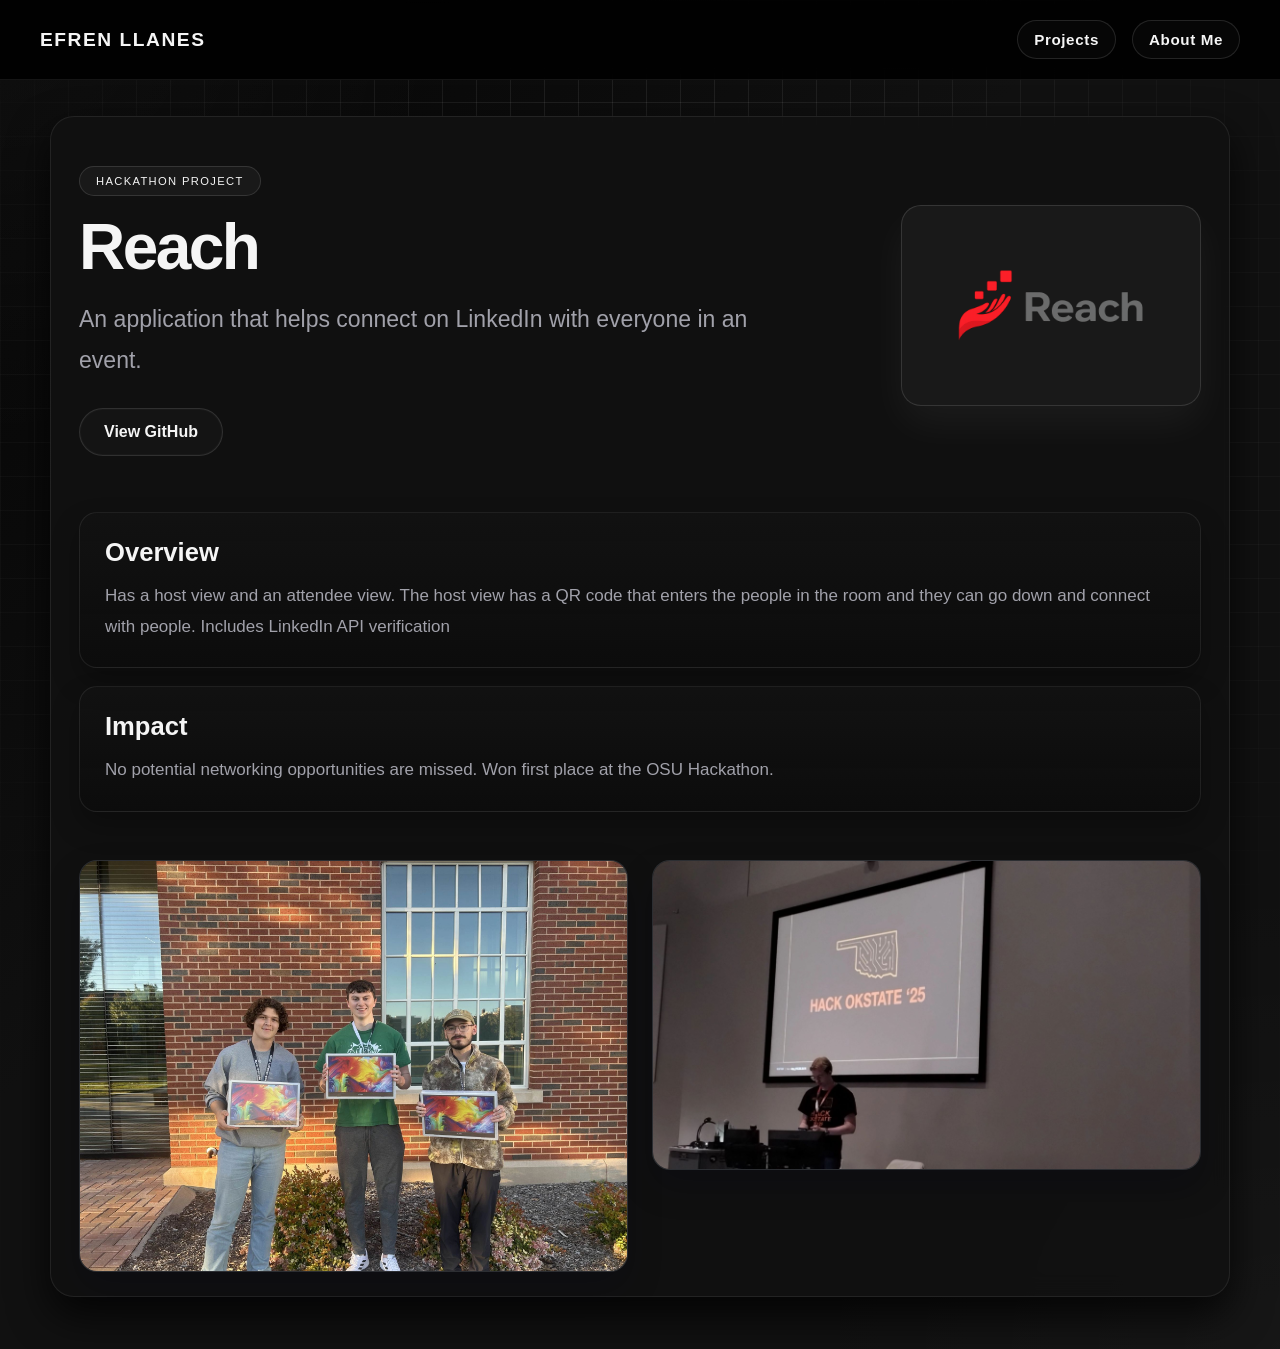
<file: reach.html>
<!DOCTYPE html>
<html lang="en">
<head>
    <meta charset="UTF-8">
    <meta name="viewport" content="width=device-width, initial-scale=1.0">
    <title>Portfolio | Reach</title>
    <link rel="stylesheet" href="reach.css">
</head>
<body>
   <header>
       <h1 class="name">Efren Llanes</h1>
       <div class="right">
            <a href="index.html"><h2>Projects</h2></a>
            <a href="aboutme.html"><h2>About Me</h2></a>
        </div>
    </header>

    <main class="mainContent">

    <section class="hero">
        <div class="heroText">
            <p class="tag">Hackathon Project</p>
            <h1 class="year">Reach</h1>

            <p class="heroDescription">
                An application that helps connect on LinkedIn with everyone in an event.
            </p>

            <div class="socials">
                <a href="https://github.com/EfrenLlanes17/Reach-OKStateHackathon" target="_blank" class="social-button">
                    View GitHub
                </a>
            </div>
        </div>

        <img 
            class="projectImage"
            src="images/projectImages/reach/reachLogo.png"
            alt="Edmond Mobile Meals Logo"
        >
    </section>

    <section class="description">

        <div class="infoCard">
            <h2>Overview</h2>

            <p>
                Has a host view and an attendee view. The host view has a QR code that enters the people in the room and they can go down and connect with people. Includes LinkedIn API verification
            </p>
        </div>


        <div class="infoCard">
            <h2>Impact</h2>

            <p>
                No potential networking opportunities are missed. Won first place at the OSU Hackathon.
            </p>
        </div>

    </section>

    <section class="gallery">
        <img src="images/projectImages/reach/team.png" alt="Call Tree App">
        <img src="images/projectImages/reach/hack.jpg" alt="Volunteer Spreadsheet">
    </section>

</main>
</body>
</html>
</file>
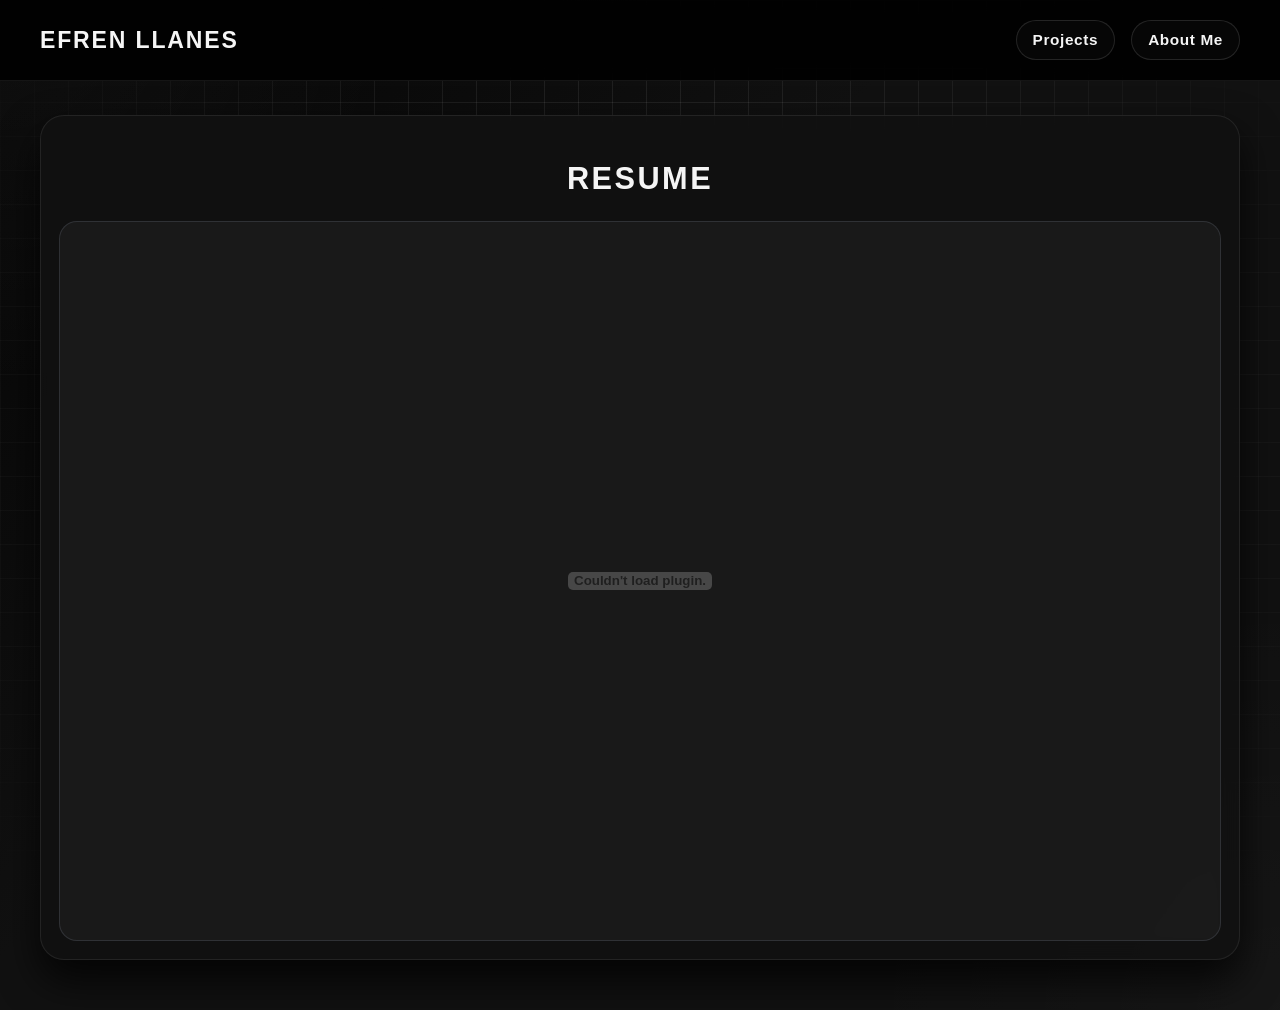
<file: resume.html>
<!DOCTYPE html>
<html lang="en">
<head>
    <meta charset="UTF-8">
    <meta name="viewport" content="width=device-width, initial-scale=1.0">
    <title>Portfolio | Resume</title>
    <link rel="stylesheet" href="resume.css">
</head>
<body>
   <header>
       <h1 class="name">Efren Llanes</h1>
       <div class="right">
            <a href="index.html"><h2>Projects</h2></a>
            <a href="aboutme.html"><h2>About Me</h2></a>
        </div>
    </header>

    <main class="mainContent">
        <h1 class="year">Resume</h1>
        <embed src="files/resume.pdf" type="application/pdf" width="100%" height="600px">

    </main>
</body>
</html>
</file>
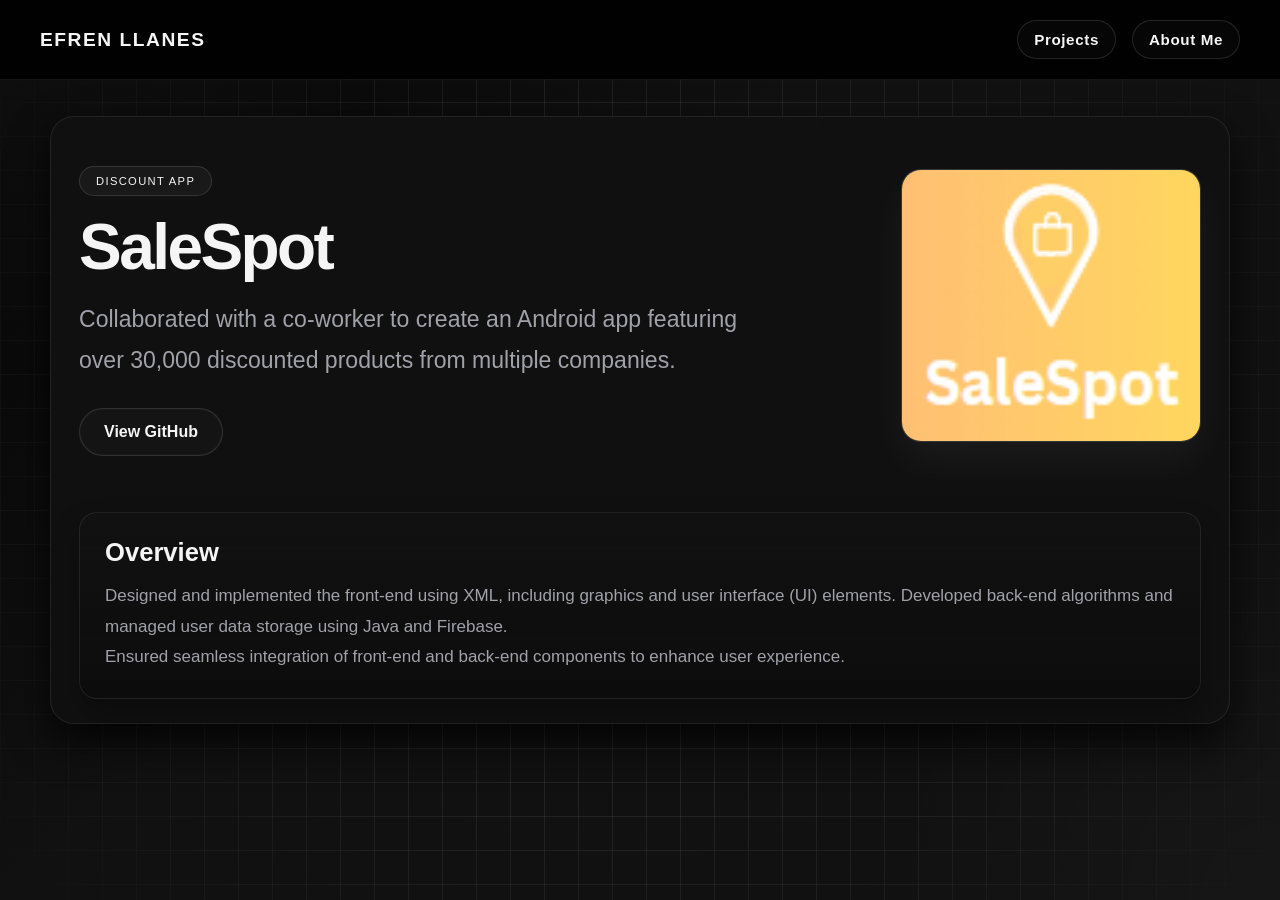
<file: salespot.html>
<!DOCTYPE html>
<html lang="en">
<head>
    <meta charset="UTF-8">
    <meta name="viewport" content="width=device-width, initial-scale=1.0">
    <title>Portfolio | SaleSpot</title>
    <link rel="stylesheet" href="salespot.css">
</head>
<body>
   <header>
       <h1 class="name">Efren Llanes</h1>
       <div class="right">
            <a href="index.html"><h2>Projects</h2></a>
            <a href="aboutme.html"><h2>About Me</h2></a>
        </div>
    </header>

    <main class="mainContent">

    <section class="hero">
        <div class="heroText">
            <p class="tag">Discount App</p>
            <h1 class="year">SaleSpot</h1>

            <p class="heroDescription">
                Collaborated with a co-worker to create an Android app featuring over 30,000 discounted products from multiple companies.
            </p>

            <div class="socials">
                <a href="https://github.com/EfrenLlanes17/SaleSpot" target="_blank" class="social-button">
                    View GitHub
                </a>
            </div>
        </div>

        <img 
            class="projectImage"
            src="images/projectImages/saleSpot/logo.png"
            alt="Edmond Mobile Meals Logo"
        >
    </section>

    <section class="description">

        <div class="infoCard">
            <h2>Overview</h2>

            <p>
               Designed and implemented the front-end using XML, including graphics and user interface (UI) elements. Developed back-end algorithms and managed user data storage using Java and Firebase.
            </p>

            <p>
                Ensured seamless integration of front-end and back-end components to enhance user experience.
            </p>
        </div>


    </section>


</main>
</body>
</html>
</file>
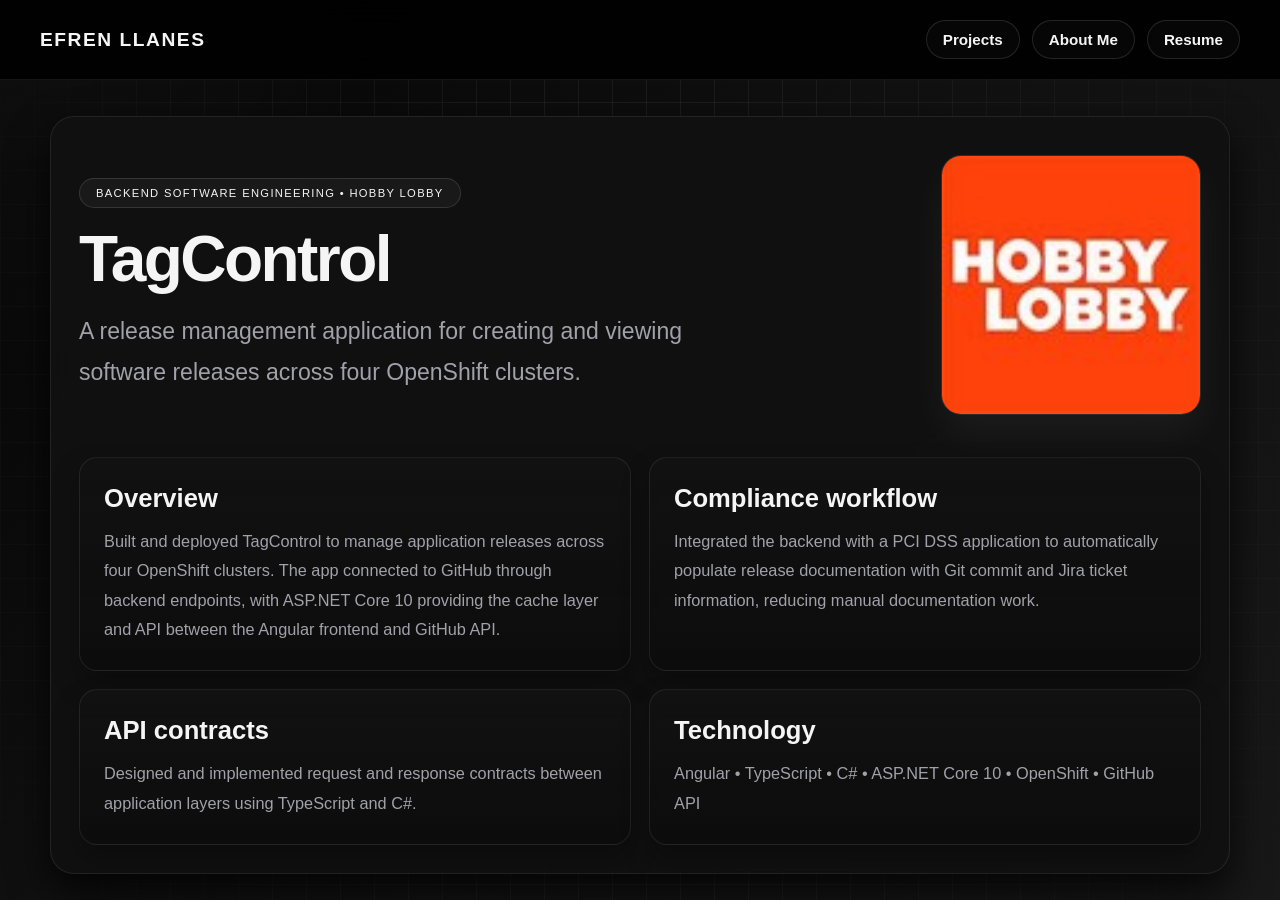
<file: tagcontrol.html>
<!DOCTYPE html>
<html lang="en">
<head>
    <meta charset="UTF-8">
    <meta name="viewport" content="width=device-width, initial-scale=1.0">
    <title>Portfolio | TagControl</title>
    <link rel="stylesheet" href="tagcontrol.css">
</head>
<body>
    <header>
        <h1 class="name">Efren Llanes</h1>
        <nav class="right" aria-label="Main navigation">
            <a href="index.html"><h2>Projects</h2></a>
            <a href="aboutme.html"><h2>About Me</h2></a>
            <a href="resume.html"><h2>Resume</h2></a>
        </nav>
    </header>

    <main class="mainContent">
        <section class="hero">
            <div class="heroText">
                <p class="tag">Backend Software Engineering • Hobby Lobby</p>
                <h1 class="projectTitle">TagControl</h1>
                <p class="heroDescription">
                    A release management application for creating and viewing software releases across four OpenShift clusters.
                </p>
            </div>

            <img
                class="projectImage"
                src="images/aboutme/hobbyLobby.png"
                alt="Hobby Lobby logo"
            >
        </section>

        <section class="details" aria-label="Project details">
            <article class="infoCard">
                <h2>Overview</h2>
                <p>
                    Built and deployed TagControl to manage application releases across four OpenShift clusters.
                    The app connected to GitHub through backend endpoints, with ASP.NET Core 10 providing the cache layer and API between the Angular frontend and GitHub API.
                </p>
            </article>

            <article class="infoCard">
                <h2>Compliance workflow</h2>
                <p>
                    Integrated the backend with a PCI DSS application to automatically populate release documentation with Git commit and Jira ticket information, reducing manual documentation work.
                </p>
            </article>

            <article class="infoCard">
                <h2>API contracts</h2>
                <p>
                    Designed and implemented request and response contracts between application layers using TypeScript and C#.
                </p>
            </article>

            <article class="infoCard">
                <h2>Technology</h2>
                <p>Angular • TypeScript • C# • ASP.NET Core 10 • OpenShift • GitHub API</p>
            </article>
        </section>
    </main>
</body>
</html>
</file>
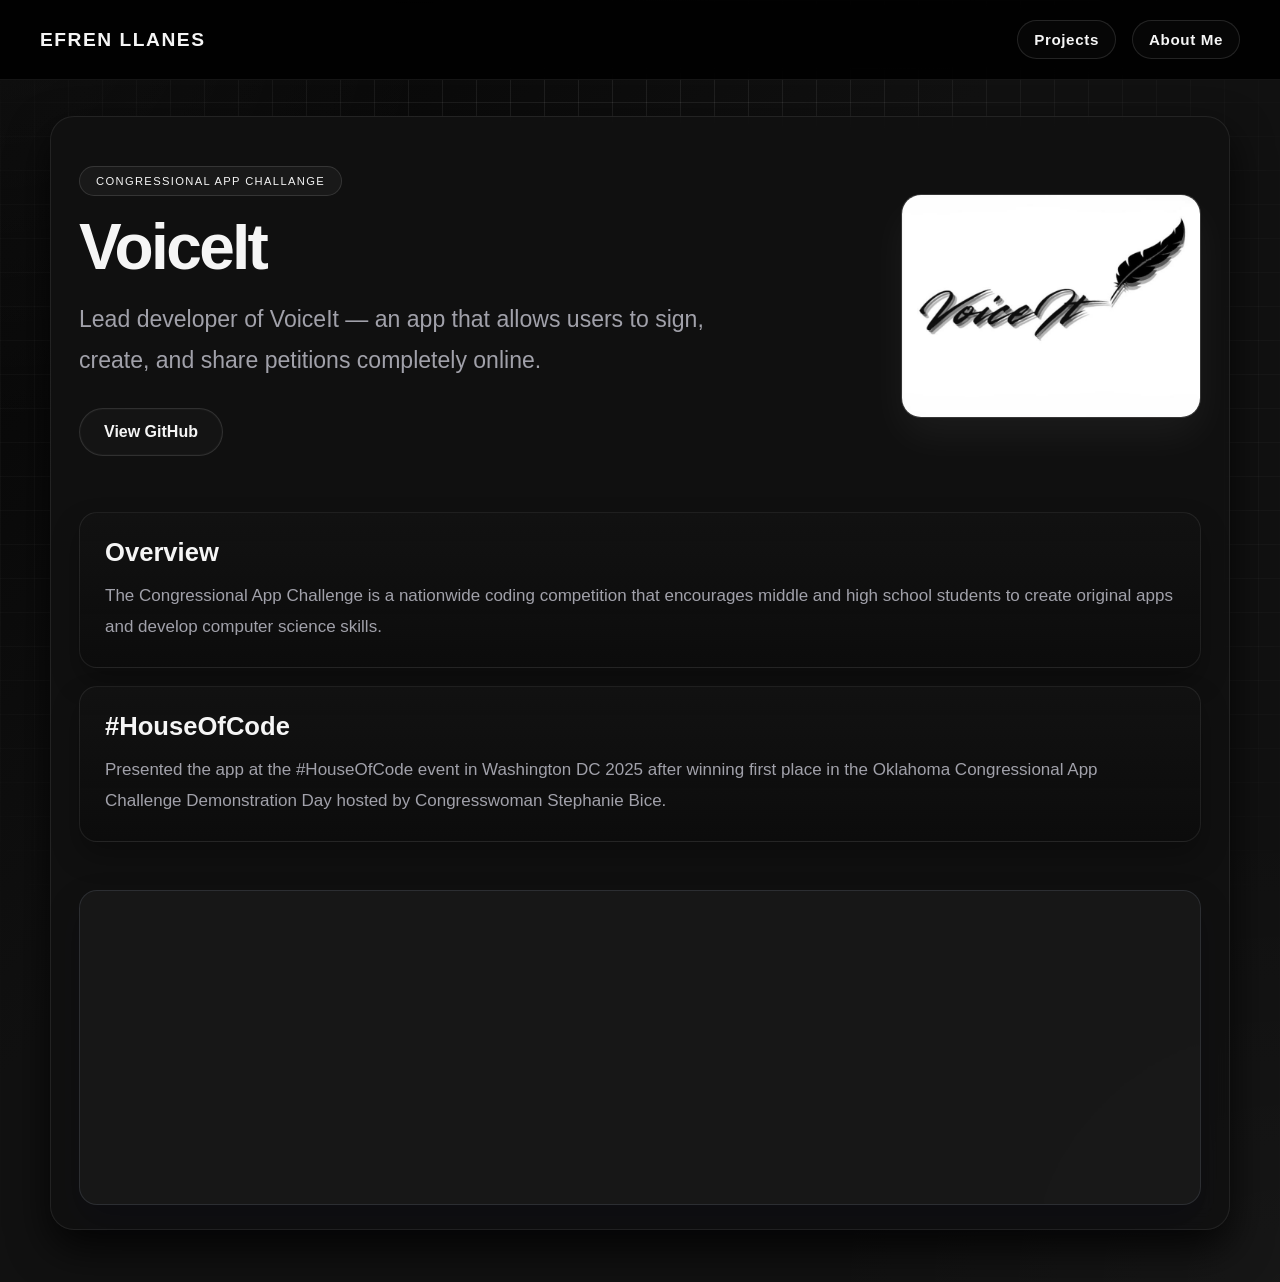
<file: voiceIt.html>
<!DOCTYPE html>
<html lang="en">
<head>
    <meta charset="UTF-8">
    <meta name="viewport" content="width=device-width, initial-scale=1.0">
    <title>Portfolio | VoiceIt</title>
    <link rel="stylesheet" href="voiceit.css">
</head>
<body>
   <header>
       <h1 class="name">Efren Llanes</h1>
       <div class="right">
            <a href="index.html"><h2>Projects</h2></a>
            <a href="aboutme.html"><h2>About Me</h2></a>
        </div>
    </header>

    <main class="mainContent">

    <section class="hero">
        <div class="heroText">
            <p class="tag">Congressional App Challange</p>
            <h1 class="year">VoiceIt</h1>

            <p class="heroDescription">
               Lead developer of VoiceIt — an app that allows users to sign, create, and share petitions completely online.
            </p>

            <div class="socials">
                <a href="https://github.com/EfrenLlanes17/VoiceIt"  target="_blank" class="social-button">
                    View GitHub
                </a>
            </div>
        </div>

        <img 
            class="projectImage"
            src="images/projectImages/voiceIt/voiceItLogo.jpg">
    </section>

    <section class="description">

        <div class="infoCard">
            <h2>Overview</h2>

            <p>
                The Congressional App Challenge is a nationwide coding competition that encourages middle and high school students to create original apps and develop computer science skills.
            </p>
        </div>

        <!-- <div class="infoCard">
            <h2>Impact</h2>

            <p>
                Manual assignment previously took nearly 2 hours.
                The system now completes the same workflow in roughly 2 seconds.
            </p>
        </div> -->

        <div class="infoCard">
            <h2>#HouseOfCode</h2>

            <p>
                Presented the app at the #HouseOfCode event in Washington DC 2025 after winning first place in the Oklahoma Congressional App Challenge Demonstration Day hosted by Congresswoman Stephanie Bice.
            </p>
        </div>

    </section>

    <section class="gallery">
        <iframe width="560" height="315" src="https://www.youtube.com/embed/8R5G1D0nDPI?si=vxt7fdoW92etoktw" title="YouTube video player" frameborder="0" allow="accelerometer; autoplay; clipboard-write; encrypted-media; gyroscope; picture-in-picture; web-share" referrerpolicy="strict-origin-when-cross-origin" allowfullscreen></iframe>
    </section>

</main>
</body>
</html>
</file>
<file: index.css>
:root {
    --bg: #050505;
    --bg-strong: #111111;
    --panel: rgba(17, 17, 17, 0.9);
    --panel-border: rgba(255, 255, 255, 0.08);
    --text: #f5f5f5;
    --muted: #a1a1aa;
    --accent: #ffffff;
    --accent-2: #e5e7eb;
    --accent-3: #d4d4d8;
    --shadow: rgba(0, 0, 0, 0.78);
}

* {
    box-sizing: border-box;
}

html {
    scroll-behavior: smooth;
}

body {
    margin: 0;
    min-height: 100vh;
    font-family: "Segoe UI", Tahoma, Geneva, Verdana, sans-serif;
    background:
        radial-gradient(circle at top left, rgba(255, 255, 255, 0.04), transparent 26%),
        radial-gradient(circle at bottom right, rgba(255, 255, 255, 0.025), transparent 30%),
        linear-gradient(135deg, var(--bg) 0%, #111111 42%, var(--bg-strong) 100%);
    color: var(--text);
}

body::before {
    content: "";
    position: fixed;
    inset: 0;
    background-image: linear-gradient(rgba(255, 255, 255, 0.08) 1px, transparent 1px),
        linear-gradient(90deg, rgba(255, 255, 255, 0.08) 1px, transparent 1px);
    background-size: 34px 34px;
    mask-image: radial-gradient(circle at center, black 45%, transparent 100%);
    pointer-events: none;
}

header {
    position: sticky;
    top: 0;
    z-index: 10;
    display: flex;
    justify-content: space-between;
    align-items: center;
    padding: 20px 40px;
    background: rgba(0, 0, 0, 0.9);
    border-bottom: 1px solid rgba(255, 255, 255, 0.08);
    backdrop-filter: blur(18px);
    -webkit-backdrop-filter: blur(18px);
}

.name {
    margin: 0;
    font-size: clamp(1.2rem, 1.8vw, 1.8rem);
    font-weight: 700;
    letter-spacing: 0.08em;
    text-transform: uppercase;
}

.right {
    display: flex;
    align-items: center;
    gap: 16px;
    flex-wrap: wrap;
}

.right a {
    color: var(--text);
    text-decoration: none;
    transition: transform 0.2s ease, opacity 0.2s ease;
}

.right h2 {
    margin: 0;
    padding: 10px 16px;
    border: 1px solid rgba(255, 255, 255, 0.12);
    border-radius: 999px;
    background: rgba(255, 255, 255, 0.02);
    font-size: 0.96rem;
    font-weight: 600;
    letter-spacing: 0.04em;
    cursor: pointer;
    transition: all 0.25s ease;
}

.right a:hover {
    transform: translateY(-1px);
}

.right h2:hover {
    background: linear-gradient(135deg, rgba(255, 255, 255, 0.08), rgba(255, 255, 255, 0.02));
    border-color: rgba(255, 255, 255, 0.22);
    box-shadow: 0 0 18px rgba(255, 255, 255, 0.06);
}

.mainContent {
    max-width: 1320px;
    margin: 32px auto 50px;
    padding: 24px 18px 18px;
    background: var(--panel);
    border: 1px solid var(--panel-border);
    border-radius: 24px;
    backdrop-filter: blur(12px);
    box-shadow: 0 20px 40px var(--shadow);
}

.year {
    display: flex;
    align-items: center;
    justify-content: center;
    gap: 14px;
    margin: 12px 0 22px;
    color: var(--text);
    font-size: clamp(1.4rem, 2.1vw, 2.2rem);
    letter-spacing: 0.12em;
    text-transform: uppercase;
    font-weight: 700;
}

.year::before,
.year::after {
    content: "";
    display: block;
    width: 72px;
    height: 1px;
    background: linear-gradient(90deg, transparent, rgba(255, 255, 255, 0.5), transparent);
}

.grid {
    display: grid;
    grid-template-columns: repeat(3, minmax(0, 1fr));
    gap: 22px;
    margin-bottom: 28px;
}

.project-link {
    text-decoration: none;
    color: inherit;
    display: block;
    height: 100%;
}

.item {
    height: 100%;
    background: linear-gradient(180deg, rgba(18, 18, 18, 0.96), rgba(12, 12, 12, 0.9));
    border: 1px solid rgba(255, 255, 255, 0.08);
    border-radius: 20px;
    overflow: hidden;
    text-align: left;
    transition: transform 0.28s ease, box-shadow 0.28s ease, border-color 0.28s ease;
    box-shadow: 0 16px 40px rgba(0, 0, 0, 0.3);
}

.item:hover {
    transform: translateY(-8px);
    border-color: rgba(255, 255, 255, 0.16);
    box-shadow: 0 20px 48px rgba(255, 255, 255, 0.06), 0 18px 30px rgba(255, 255, 255, 0.04);
}

.project-img {
    width: 58%;
    height: 180px;
    object-fit: cover;
    display: block;
    margin: 0 auto;
    filter: saturate(1.1) contrast(1.02);
}

.image-container {
    display: flex;
    justify-content: center;
    align-items: center;
    min-height: 180px;
    background: linear-gradient(135deg, rgba(255, 255, 255, 0.04), rgba(255, 255, 255, 0.02));
}

.project-img-shift {
    width: 100%;
    height: 180px;
    object-fit: cover;
    display: block;
    object-position: center 35%;
    filter: saturate(1.1) contrast(1.04);
}

.content {
    padding: 18px 18px 16px;
}

.title {
    font-size: 1.1rem;
    font-weight: 700;
    margin: 0 0 12px 0;
    color: var(--text);
    line-height: 1.35;
}

.text {
    font-size: 0.97rem;
    line-height: 1.65;
    margin: 0 0 14px 0;
    color: var(--muted);
}

.skills {
    font-size: 0.8rem;
    letter-spacing: 0.08em;
    text-transform: uppercase;
    color: #e5e7eb;
    padding-top: 10px;
    border-top: 1px solid rgba(148, 163, 184, 0.15);
}

@media (max-width: 960px) {
    .grid {
        grid-template-columns: repeat(2, minmax(0, 1fr));
    }
}

@media (max-width: 768px) {
    header {
        flex-direction: column;
        gap: 15px;
        padding: 18px 20px;
    }

    .right {
        justify-content: center;
    }

    .mainContent {
        margin: 20px 16px 34px;
        padding: 16px 12px 12px;
    }

    .grid {
        grid-template-columns: 1fr;
        gap: 18px;
    }

    .year::before,
    .year::after {
        width: 38px;
    }

    .project-img {
        width: 72%;
        height: 180px;
    }

    .project-img-shift {
        width: 110%;
        height: 180px;
    }
}
</file>
<file: aboutme.css>
:root {
    --bg: #050505;
    --bg-strong: #111111;
    --panel: rgba(17, 17, 17, 0.9);
    --panel-border: rgba(255, 255, 255, 0.08);
    --text: #f5f5f5;
    --muted: #a1a1aa;
    --accent: #ffffff;
    --accent-2: #e5e7eb;
    --accent-3: #d4d4d8;
    --shadow: rgba(0, 0, 0, 0.78);
}

* {
    margin: 0;
    padding: 0;
    box-sizing: border-box;
}

html {
    scroll-behavior: smooth;
}

body {
    min-height: 100vh;
    font-family: "Segoe UI", Tahoma, Geneva, Verdana, sans-serif;
    color: var(--text);
    background:
        radial-gradient(circle at top left, rgba(255, 255, 255, 0.04), transparent 24%),
        radial-gradient(circle at bottom right, rgba(255, 255, 255, 0.025), transparent 26%),
        linear-gradient(135deg, var(--bg) 0%, #111111 42%, var(--bg-strong) 100%);
}

body::before {
    content: "";
    position: fixed;
    inset: 0;
    background-image: linear-gradient(rgba(255, 255, 255, 0.08) 1px, transparent 1px),
        linear-gradient(90deg, rgba(255, 255, 255, 0.08) 1px, transparent 1px);
    background-size: 34px 34px;
    mask-image: radial-gradient(circle at center, black 45%, transparent 100%);
    pointer-events: none;
}

header {
    position: sticky;
    top: 0;
    z-index: 10;
    display: flex;
    justify-content: space-between;
    align-items: center;
    padding: 20px 40px;
    background: rgba(0, 0, 0, 0.9);
    border-bottom: 1px solid rgba(255, 255, 255, 0.08);
    backdrop-filter: blur(18px);
    -webkit-backdrop-filter: blur(18px);
}

.name {
    margin: 0;
    font-size: clamp(1.2rem, 1.8vw, 1.8rem);
    font-weight: 700;
    letter-spacing: 0.08em;
    text-transform: uppercase;
}

.right {
    display: flex;
    align-items: center;
    gap: 16px;
    flex-wrap: wrap;
}

.right a {
    color: var(--text);
    text-decoration: none;
}

.right h2 {
    margin: 0;
    padding: 10px 16px;
    border: 1px solid rgba(255, 255, 255, 0.12);
    border-radius: 999px;
    background: rgba(255, 255, 255, 0.02);
    font-size: 0.96rem;
    font-weight: 600;
    letter-spacing: 0.04em;
    cursor: pointer;
    transition: all 0.25s ease;
}

.right a:hover {
    transform: translateY(-1px);
}

.right h2:hover {
    background: linear-gradient(135deg, rgba(255, 255, 255, 0.08), rgba(255, 255, 255, 0.02));
    border-color: rgba(255, 255, 255, 0.22);
    box-shadow: 0 0 18px rgba(255, 255, 255, 0.06);
}

.mainContent {
    max-width: 1180px;
    margin: 40px auto 60px;
    padding: 32px 28px 18px;
    background: var(--panel);
    border: 1px solid var(--panel-border);
    border-radius: 24px;
    backdrop-filter: blur(12px);
    box-shadow: 0 20px 40px var(--shadow);
}

.hero {
    text-align: center;
    margin-bottom: 56px;
    padding-top: 10px;
}

.year {
    text-align: center;
    color: var(--text);
    font-size: clamp(1.6rem, 2.3vw, 2.9rem);
    margin-bottom: 18px;
    letter-spacing: 0.08em;
    text-transform: uppercase;
    font-weight: 700;
}

.self {
    width: 240px;
    height: 240px;
    border-radius: 50%;
    object-fit: cover;
    border: 3px solid rgba(255, 255, 255, 0.7);
    margin-bottom: 24px;
    box-shadow: 0 0 32px rgba(255, 255, 255, 0.08);
}

.tagline {
    font-size: clamp(1.5rem, 2.4vw, 2.2rem);
    margin-bottom: 16px;
    color: #f5f5f5;
    letter-spacing: 0.02em;
}

.bio {
    max-width: 720px;
    margin: 0 auto 30px auto;
    line-height: 1.8;
    font-size: 1.04rem;
    color: var(--muted);
}

.socials {
    display: flex;
    justify-content: center;
    gap: 18px;
    flex-wrap: wrap;
}

.social-button {
    padding: 14px 28px;
    border: 1px solid rgba(148, 163, 184, 0.26);
    border-radius: 999px;
    color: var(--text);
    text-decoration: none;
    transition: all 0.3s ease;
    background: rgba(148, 163, 184, 0.04);
    font-weight: 700;
    box-shadow: inset 0 0 0 1px rgba(255, 255, 255, 0.02);
}

.social-button:hover {
    background: linear-gradient(135deg, rgba(255, 255, 255, 0.08), rgba(255, 255, 255, 0.03));
    border-color: rgba(255, 255, 255, 0.22);
    box-shadow: 0 10px 20px rgba(255, 255, 255, 0.06);
    transform: translateY(-3px);
}

.section {
    margin-bottom: 52px;
}

.section-title {
    font-size: clamp(1.7rem, 2vw, 2.4rem);
    margin-bottom: 20px;
    padding-left: 16px;
    border-left: 4px solid var(--accent-2);
    letter-spacing: 0.04em;
}

.card {
    display: flex;
    align-items: center;
    gap: 22px;
    background: linear-gradient(180deg, rgba(18, 18, 18, 0.96), rgba(12, 12, 12, 0.86));
    margin-top: 12px;
    padding: 22px 24px;
    border-radius: 18px;
    transition: transform 0.26s ease, border-color 0.26s ease, box-shadow 0.26s ease;
    border: 1px solid rgba(255, 255, 255, 0.08);
    box-shadow: 0 12px 28px rgba(0, 0, 0, 0.28);
}

.card:hover {
    transform: translateY(-3px);
    border-color: rgba(255, 255, 255, 0.14);
    box-shadow: 0 16px 30px rgba(255, 255, 255, 0.05);
}

.card img {
    width: 120px;
    height: 120px;
    object-fit: cover;
    border-radius: 18px;
    border: 1px solid rgba(148, 163, 184, 0.18);
    background: rgba(255, 255, 255, 0.05);
}

.card-content h2 {
    margin-bottom: 10px;
    font-size: clamp(1.18rem, 1.8vw, 1.7rem);
    line-height: 1.3;
}

.card-content h3 {
    margin-bottom: 12px;
    color: #d4d4d8;
    font-size: 1rem;
    font-weight: 600;
}

.card-content p {
    line-height: 1.7;
    color: var(--muted);
    font-size: 0.98rem;
}

@media (max-width: 768px) {
    header {
        flex-direction: column;
        gap: 15px;
        padding: 18px 20px;
    }

    .mainContent {
        margin: 20px 16px 34px;
        padding: 26px 18px 12px;
    }

    .card {
        flex-direction: column;
        text-align: center;
    }

    .year {
        font-size: 2rem;
    }

    .tagline {
        font-size: 1.5rem;
    }

    .section-title {
        font-size: 1.8rem;
    }
}
</file>
<file: buddy.css>
:root {
    --bg: #050505;
    --bg-strong: #111111;
    --panel: rgba(17, 17, 17, 0.9);
    --panel-border: rgba(255, 255, 255, 0.08);
    --text: #f5f5f5;
    --muted: #a1a1aa;
    --accent: #ffffff;
    --accent-2: #e5e7eb;
    --shadow: rgba(0, 0, 0, 0.78);
}

* {
    box-sizing: border-box;
}

html {
    scroll-behavior: smooth;
}

body {
    margin: 0;
    min-height: 100vh;
    font-family: "Segoe UI", Tahoma, Geneva, Verdana, sans-serif;
    color: var(--text);
    background:
        radial-gradient(circle at top left, rgba(255, 255, 255, 0.04), transparent 24%),
        radial-gradient(circle at bottom right, rgba(255, 255, 255, 0.025), transparent 26%),
        linear-gradient(135deg, var(--bg) 0%, #111111 42%, var(--bg-strong) 100%);
}

body::before {
    content: "";
    position: fixed;
    inset: 0;
    background-image: linear-gradient(rgba(255, 255, 255, 0.08) 1px, transparent 1px),
        linear-gradient(90deg, rgba(255, 255, 255, 0.08) 1px, transparent 1px);
    background-size: 34px 34px;
    mask-image: radial-gradient(circle at center, black 45%, transparent 100%);
    pointer-events: none;
}

header {
    position: sticky;
    top: 0;
    z-index: 10;
    display: flex;
    justify-content: space-between;
    align-items: center;
    padding: 20px 40px;
    background: rgba(0, 0, 0, 0.9);
    border-bottom: 1px solid rgba(255, 255, 255, 0.08);
    backdrop-filter: blur(16px);
    -webkit-backdrop-filter: blur(16px);
}

.name {
    margin: 0;
    font-size: clamp(1.15rem, 1.5vw, 1.7rem);
    font-weight: 700;
    letter-spacing: 0.08em;
    text-transform: uppercase;
}

.right {
    display: flex;
    align-items: center;
    gap: 16px;
    flex-wrap: wrap;
}

.right a {
    color: var(--text);
    text-decoration: none;
}

.right h2 {
    margin: 0;
    padding: 10px 16px;
    border: 1px solid rgba(255, 255, 255, 0.12);
    border-radius: 999px;
    background: rgba(255, 255, 255, 0.02);
    font-size: 0.95rem;
    font-weight: 600;
    letter-spacing: 0.04em;
    cursor: pointer;
    transition: all 0.25s ease;
}

.right h2:hover {
    background: linear-gradient(135deg, rgba(255, 255, 255, 0.08), rgba(255, 255, 255, 0.02));
    border-color: rgba(255, 255, 255, 0.22);
    box-shadow: 0 0 18px rgba(255, 255, 255, 0.06);
}

.mainContent {
    max-width: 1180px;
    margin: 36px auto 52px;
    padding: 38px 28px 24px;
    background: var(--panel);
    border: 1px solid var(--panel-border);
    border-radius: 24px;
    box-shadow: 0 18px 40px var(--shadow);
    backdrop-filter: blur(12px);
}

.hero {
    display: flex;
    justify-content: space-between;
    align-items: center;
    gap: 52px;
    margin-bottom: 56px;
}

.heroText {
    flex: 1;
}

.tag {
    display: inline-block;
    padding: 8px 16px;
    border-radius: 999px;
    background: rgba(255, 255, 255, 0.04);
    border: 1px solid rgba(255, 255, 255, 0.12);
    font-size: 0.7rem;
    letter-spacing: 0.12em;
    text-transform: uppercase;
    color: #f5f5f5;
    margin-bottom: 18px;
}

.year {
    font-size: clamp(2.8rem, 5vw, 5rem);
    line-height: 1.05;
    margin: 0;
    letter-spacing: -0.04em;
}

.heroDescription {
    margin-top: 18px;
    font-size: clamp(1.08rem, 1.8vw, 1.55rem);
    line-height: 1.75;
    color: var(--muted);
    max-width: 680px;
}

.projectImage {
    width: clamp(200px, 27vw, 300px);
    border-radius: 20px;
    box-shadow: 0 18px 40px rgba(255, 255, 255, 0.05);
    border: 1px solid rgba(255, 255, 255, 0.12);
    background: rgba(255, 255, 255, 0.04);
}

.socials {
    margin-top: 28px;
    display: flex;
    flex-wrap: wrap;
    gap: 16px;
}

.social-button {
    display: inline-flex;
    align-items: center;
    justify-content: center;
    padding: 14px 24px;
    border-radius: 999px;
    border: 1px solid rgba(255, 255, 255, 0.12);
    background: rgba(255, 255, 255, 0.02);
    color: var(--text);
    text-decoration: none;
    font-weight: 700;
    transition: all 0.25s ease;
    box-shadow: inset 0 0 0 1px rgba(255, 255, 255, 0.02);
}

.social-button:hover {
    background: linear-gradient(135deg, rgba(255, 255, 255, 0.08), rgba(255, 255, 255, 0.02));
    border-color: rgba(255, 255, 255, 0.2);
    box-shadow: 0 12px 22px rgba(255, 255, 255, 0.04);
    transform: translateY(-3px);
}

.description {
    display: flex;
    flex-direction: column;
    gap: 18px;
}

.infoCard {
    padding: 26px 24px;
    border-radius: 18px;
    background: linear-gradient(180deg, rgba(18, 18, 18, 0.96), rgba(12, 12, 12, 0.82));
    border: 1px solid rgba(255, 255, 255, 0.08);
    box-shadow: 0 14px 28px rgba(0, 0, 0, 0.3);
    transition: transform 0.25s ease, border-color 0.25s ease;
}

.infoCard:hover {
    transform: translateY(-2px);
    border-color: rgba(255, 255, 255, 0.12);
}

.infoCard h2 {
    margin-top: 0;
    margin-bottom: 14px;
    font-size: clamp(1.4rem, 2vw, 2rem);
}

.infoCard p {
    margin: 0;
    font-size: 1.02rem;
    line-height: 1.8;
    color: var(--muted);
}

.gallery {
    margin-top: 48px;
    display: grid;
    grid-template-columns: repeat(auto-fit, minmax(260px, 1fr));
    gap: 24px;
}

.gallery img,
.gallery iframe {
    width: 100%;
    border-radius: 18px;
    border: 1px solid rgba(148, 163, 184, 0.16);
    box-shadow: 0 16px 34px rgba(2, 6, 23, 0.22);
    background: rgba(255, 255, 255, 0.03);
    transition: transform 0.25s ease, box-shadow 0.25s ease;
}

.gallery img:hover,
.gallery iframe:hover {
    transform: translateY(-4px) scale(1.01);
    box-shadow: 0 18px 38px rgba(255, 255, 255, 0.06);
}

@media (max-width: 768px) {
    header {
        flex-direction: column;
        gap: 14px;
        padding: 18px 20px;
    }

    .mainContent {
        margin: 22px 16px 32px;
        padding: 24px 18px 18px;
    }

    .hero {
        flex-direction: column;
        text-align: center;
        gap: 20px;
    }

    .socials {
        justify-content: center;
    }

    .projectImage {
        width: 180px;
    }
}

    .infoCard {
        padding: 25px;
    }

    .infoCard p {
        font-size: 17px;
    }
}
</file>
<file: edmondMobile.css>
:root {
    --bg: #050505;
    --bg-strong: #111111;
    --panel: rgba(17, 17, 17, 0.9);
    --panel-border: rgba(255, 255, 255, 0.08);
    --text: #f5f5f5;
    --muted: #a1a1aa;
    --accent: #ffffff;
    --accent-2: #e5e7eb;
    --shadow: rgba(0, 0, 0, 0.78);
}

* {
    box-sizing: border-box;
}

html {
    scroll-behavior: smooth;
}

body {
    margin: 0;
    min-height: 100vh;
    font-family: "Segoe UI", Tahoma, Geneva, Verdana, sans-serif;
    color: var(--text);
    background:
        radial-gradient(circle at top left, rgba(255, 255, 255, 0.04), transparent 24%),
        radial-gradient(circle at bottom right, rgba(255, 255, 255, 0.025), transparent 26%),
        linear-gradient(135deg, var(--bg) 0%, #111111 42%, var(--bg-strong) 100%);
}

body::before {
    content: "";
    position: fixed;
    inset: 0;
    background-image: linear-gradient(rgba(255, 255, 255, 0.08) 1px, transparent 1px),
        linear-gradient(90deg, rgba(255, 255, 255, 0.08) 1px, transparent 1px);
    background-size: 34px 34px;
    mask-image: radial-gradient(circle at center, black 45%, transparent 100%);
    pointer-events: none;
}

header {
    position: sticky;
    top: 0;
    z-index: 10;
    display: flex;
    justify-content: space-between;
    align-items: center;
    padding: 20px 40px;
    background: rgba(0, 0, 0, 0.9);
    border-bottom: 1px solid rgba(255, 255, 255, 0.08);
    backdrop-filter: blur(16px);
    -webkit-backdrop-filter: blur(16px);
}

.name {
    margin: 0;
    font-size: clamp(1.15rem, 1.5vw, 1.7rem);
    font-weight: 700;
    letter-spacing: 0.08em;
    text-transform: uppercase;
}

.right {
    display: flex;
    align-items: center;
    gap: 16px;
    flex-wrap: wrap;
}

.right a {
    color: var(--text);
    text-decoration: none;
}

.right h2 {
    margin: 0;
    padding: 10px 16px;
    border: 1px solid rgba(255, 255, 255, 0.12);
    border-radius: 999px;
    background: rgba(255, 255, 255, 0.02);
    font-size: 0.95rem;
    font-weight: 600;
    letter-spacing: 0.04em;
    cursor: pointer;
    transition: all 0.25s ease;
}

.right h2:hover {
    background: linear-gradient(135deg, rgba(255, 255, 255, 0.08), rgba(255, 255, 255, 0.02));
    border-color: rgba(255, 255, 255, 0.22);
    box-shadow: 0 0 18px rgba(255, 255, 255, 0.06);
}

.mainContent {
    max-width: 1180px;
    margin: 36px auto 52px;
    padding: 38px 28px 24px;
    background: var(--panel);
    border: 1px solid var(--panel-border);
    border-radius: 24px;
    box-shadow: 0 18px 40px var(--shadow);
    backdrop-filter: blur(12px);
}

.hero {
    display: flex;
    justify-content: space-between;
    align-items: center;
    gap: 52px;
    margin-bottom: 56px;
}

.heroText {
    flex: 1;
}

.tag {
    display: inline-block;
    padding: 8px 16px;
    border-radius: 999px;
    background: rgba(255, 255, 255, 0.04);
    border: 1px solid rgba(255, 255, 255, 0.12);
    font-size: 0.7rem;
    letter-spacing: 0.12em;
    text-transform: uppercase;
    color: #f5f5f5;
    margin-bottom: 18px;
}

.year {
    font-size: clamp(2.8rem, 5vw, 5rem);
    line-height: 1.05;
    margin: 0;
    letter-spacing: -0.04em;
}

.heroDescription {
    margin-top: 18px;
    font-size: clamp(1.08rem, 1.8vw, 1.55rem);
    line-height: 1.75;
    color: var(--muted);
    max-width: 680px;
}

.projectImage {
    width: clamp(200px, 27vw, 300px);
    border-radius: 20px;
    box-shadow: 0 18px 40px rgba(255, 255, 255, 0.05);
    border: 1px solid rgba(255, 255, 255, 0.12);
    background: rgba(255, 255, 255, 0.04);
}

.socials {
    margin-top: 28px;
    display: flex;
    flex-wrap: wrap;
    gap: 16px;
}

.social-button {
    display: inline-flex;
    align-items: center;
    justify-content: center;
    padding: 14px 24px;
    border-radius: 999px;
    border: 1px solid rgba(255, 255, 255, 0.12);
    background: rgba(255, 255, 255, 0.02);
    color: var(--text);
    text-decoration: none;
    font-weight: 700;
    transition: all 0.25s ease;
    box-shadow: inset 0 0 0 1px rgba(255, 255, 255, 0.02);
}

.social-button:hover {
    background: linear-gradient(135deg, rgba(255, 255, 255, 0.08), rgba(255, 255, 255, 0.02));
    border-color: rgba(255, 255, 255, 0.2);
    box-shadow: 0 12px 22px rgba(255, 255, 255, 0.04);
    transform: translateY(-3px);
}

.description {
    display: flex;
    flex-direction: column;
    gap: 18px;
}

.infoCard {
    padding: 26px 24px;
    border-radius: 18px;
    background: linear-gradient(180deg, rgba(18, 18, 18, 0.96), rgba(12, 12, 12, 0.82));
    border: 1px solid rgba(255, 255, 255, 0.08);
    box-shadow: 0 14px 28px rgba(0, 0, 0, 0.3);
    transition: transform 0.25s ease, border-color 0.25s ease;
}

.infoCard:hover {
    transform: translateY(-2px);
    border-color: rgba(255, 255, 255, 0.12);
}

.infoCard h2 {
    margin-top: 0;
    margin-bottom: 14px;
    font-size: clamp(1.4rem, 2vw, 2rem);
}

.infoCard p {
    margin: 0;
    font-size: 1.02rem;
    line-height: 1.8;
    color: var(--muted);
}

.gallery {
    margin-top: 48px;
    display: grid;
    grid-template-columns: repeat(auto-fit, minmax(260px, 1fr));
    gap: 24px;
}

.gallery img,
.gallery iframe {
    width: 100%;
    border-radius: 18px;
    border: 1px solid rgba(148, 163, 184, 0.16);
    box-shadow: 0 16px 34px rgba(2, 6, 23, 0.22);
    background: rgba(255, 255, 255, 0.03);
    transition: transform 0.25s ease, box-shadow 0.25s ease;
}

.gallery img:hover,
.gallery iframe:hover {
    transform: translateY(-4px) scale(1.01);
    box-shadow: 0 18px 38px rgba(255, 255, 255, 0.06);
}

@media (max-width: 768px) {
    header {
        flex-direction: column;
        gap: 14px;
        padding: 18px 20px;
    }

    .mainContent {
        margin: 22px 16px 32px;
        padding: 24px 18px 18px;
    }

    .hero {
        flex-direction: column;
        text-align: center;
        gap: 20px;
    }

    .socials {
        justify-content: center;
    }

    .projectImage {
        width: 180px;
    }
}

    .infoCard {
        padding: 25px;
    }

    .infoCard p {
        font-size: 17px;
    }
}
</file>
<file: inflow.css>
:root {
    --bg: #050505;
    --bg-strong: #111111;
    --panel: rgba(17, 17, 17, 0.9);
    --panel-border: rgba(255, 255, 255, 0.08);
    --text: #f5f5f5;
    --muted: #a1a1aa;
    --accent: #ffffff;
    --accent-2: #e5e7eb;
    --shadow: rgba(0, 0, 0, 0.78);
}

* {
    box-sizing: border-box;
}

html {
    scroll-behavior: smooth;
}

body {
    margin: 0;
    min-height: 100vh;
    font-family: "Segoe UI", Tahoma, Geneva, Verdana, sans-serif;
    color: var(--text);
    background:
        radial-gradient(circle at top left, rgba(255, 255, 255, 0.04), transparent 24%),
        radial-gradient(circle at bottom right, rgba(255, 255, 255, 0.025), transparent 26%),
        linear-gradient(135deg, var(--bg) 0%, #111111 42%, var(--bg-strong) 100%);
}

body::before {
    content: "";
    position: fixed;
    inset: 0;
    background-image: linear-gradient(rgba(255, 255, 255, 0.08) 1px, transparent 1px),
        linear-gradient(90deg, rgba(255, 255, 255, 0.08) 1px, transparent 1px);
    background-size: 34px 34px;
    mask-image: radial-gradient(circle at center, black 45%, transparent 100%);
    pointer-events: none;
}

header {
    position: sticky;
    top: 0;
    z-index: 10;
    display: flex;
    justify-content: space-between;
    align-items: center;
    padding: 20px 40px;
    background: rgba(0, 0, 0, 0.9);
    border-bottom: 1px solid rgba(255, 255, 255, 0.08);
    backdrop-filter: blur(16px);
    -webkit-backdrop-filter: blur(16px);
}

.name {
    margin: 0;
    font-size: clamp(1.15rem, 1.5vw, 1.7rem);
    font-weight: 700;
    letter-spacing: 0.08em;
    text-transform: uppercase;
}

.right {
    display: flex;
    align-items: center;
    gap: 16px;
    flex-wrap: wrap;
}

.right a {
    color: var(--text);
    text-decoration: none;
}

.right h2 {
    margin: 0;
    padding: 10px 16px;
    border: 1px solid rgba(255, 255, 255, 0.12);
    border-radius: 999px;
    background: rgba(255, 255, 255, 0.02);
    font-size: 0.95rem;
    font-weight: 600;
    letter-spacing: 0.04em;
    cursor: pointer;
    transition: all 0.25s ease;
}

.right h2:hover {
    background: linear-gradient(135deg, rgba(255, 255, 255, 0.08), rgba(255, 255, 255, 0.02));
    border-color: rgba(255, 255, 255, 0.22);
    box-shadow: 0 0 18px rgba(255, 255, 255, 0.06);
}

.mainContent {
    max-width: 1180px;
    margin: 36px auto 52px;
    padding: 38px 28px 24px;
    background: var(--panel);
    border: 1px solid var(--panel-border);
    border-radius: 24px;
    box-shadow: 0 18px 40px var(--shadow);
    backdrop-filter: blur(12px);
}

.hero {
    display: flex;
    justify-content: space-between;
    align-items: center;
    gap: 52px;
    margin-bottom: 56px;
}

.heroText {
    flex: 1;
}

.tag {
    display: inline-block;
    padding: 8px 16px;
    border-radius: 999px;
    background: rgba(255, 255, 255, 0.04);
    border: 1px solid rgba(255, 255, 255, 0.12);
    font-size: 0.7rem;
    letter-spacing: 0.12em;
    text-transform: uppercase;
    color: #f5f5f5;
    margin-bottom: 18px;
}

.year {
    font-size: clamp(2.8rem, 5vw, 5rem);
    line-height: 1.05;
    margin: 0;
    letter-spacing: -0.04em;
}

.heroDescription {
    margin-top: 18px;
    font-size: clamp(1.08rem, 1.8vw, 1.55rem);
    line-height: 1.75;
    color: var(--muted);
    max-width: 680px;
}

.projectImage {
    width: clamp(200px, 27vw, 300px);
    border-radius: 20px;
    box-shadow: 0 18px 40px rgba(255, 255, 255, 0.05);
    border: 1px solid rgba(255, 255, 255, 0.12);
    background: rgba(255, 255, 255, 0.04);
}

.socials {
    margin-top: 28px;
    display: flex;
    flex-wrap: wrap;
    gap: 16px;
}

.social-button {
    display: inline-flex;
    align-items: center;
    justify-content: center;
    padding: 14px 24px;
    border-radius: 999px;
    border: 1px solid rgba(255, 255, 255, 0.12);
    background: rgba(255, 255, 255, 0.02);
    color: var(--text);
    text-decoration: none;
    font-weight: 700;
    transition: all 0.25s ease;
    box-shadow: inset 0 0 0 1px rgba(255, 255, 255, 0.02);
}

.social-button:hover {
    background: linear-gradient(135deg, rgba(255, 255, 255, 0.08), rgba(255, 255, 255, 0.02));
    border-color: rgba(255, 255, 255, 0.2);
    box-shadow: 0 12px 22px rgba(255, 255, 255, 0.04);
    transform: translateY(-3px);
}

.description {
    display: flex;
    flex-direction: column;
    gap: 18px;
}

.infoCard {
    padding: 26px 24px;
    border-radius: 18px;
    background: linear-gradient(180deg, rgba(18, 18, 18, 0.96), rgba(12, 12, 12, 0.82));
    border: 1px solid rgba(255, 255, 255, 0.08);
    box-shadow: 0 14px 28px rgba(0, 0, 0, 0.3);
    transition: transform 0.25s ease, border-color 0.25s ease;
}

.infoCard:hover {
    transform: translateY(-2px);
    border-color: rgba(255, 255, 255, 0.12);
}

.infoCard h2 {
    margin-top: 0;
    margin-bottom: 14px;
    font-size: clamp(1.4rem, 2vw, 2rem);
}

.infoCard p {
    margin: 0;
    font-size: 1.02rem;
    line-height: 1.8;
    color: var(--muted);
}

.gallery {
    margin-top: 48px;
    display: grid;
    grid-template-columns: repeat(auto-fit, minmax(260px, 1fr));
    gap: 24px;
}

.gallery img,
.gallery iframe {
    width: 100%;
    border-radius: 18px;
    border: 1px solid rgba(148, 163, 184, 0.16);
    box-shadow: 0 16px 34px rgba(2, 6, 23, 0.22);
    background: rgba(255, 255, 255, 0.03);
    transition: transform 0.25s ease, box-shadow 0.25s ease;
}

.gallery img:hover,
.gallery iframe:hover {
    transform: translateY(-4px) scale(1.01);
    box-shadow: 0 18px 38px rgba(255, 255, 255, 0.06);
}

@media (max-width: 768px) {
    header {
        flex-direction: column;
        gap: 14px;
        padding: 18px 20px;
    }

    .mainContent {
        margin: 22px 16px 32px;
        padding: 24px 18px 18px;
    }

    .hero {
        flex-direction: column;
        text-align: center;
        gap: 20px;
    }

    .socials {
        justify-content: center;
    }

    .projectImage {
        width: 180px;
    }
}

    .infoCard {
        padding: 25px;
    }

    .infoCard p {
        font-size: 17px;
    }
}
</file>
<file: merakimanager.css>
:root {
    --bg: #050505;
    --panel: rgba(17, 17, 17, 0.9);
    --text: #f5f5f5;
    --muted: #a1a1aa;
}

* {
    box-sizing: border-box;
}

body {
    margin: 0;
    min-height: 100vh;
    font-family: "Segoe UI", Tahoma, Geneva, Verdana, sans-serif;
    color: var(--text);
    background:
        radial-gradient(circle at top left, rgba(255, 255, 255, 0.04), transparent 24%),
        linear-gradient(135deg, var(--bg) 0%, #111 48%, #181818 100%);
}

body::before {
    content: "";
    position: fixed;
    inset: 0;
    background-image: linear-gradient(rgba(255, 255, 255, 0.06) 1px, transparent 1px),
        linear-gradient(90deg, rgba(255, 255, 255, 0.06) 1px, transparent 1px);
    background-size: 34px 34px;
    mask-image: radial-gradient(circle at center, black 45%, transparent 100%);
    pointer-events: none;
}

header {
    position: sticky;
    top: 0;
    z-index: 1;
    display: flex;
    justify-content: space-between;
    align-items: center;
    gap: 16px;
    padding: 20px 40px;
    background: rgba(0, 0, 0, 0.9);
    border-bottom: 1px solid rgba(255, 255, 255, 0.08);
    backdrop-filter: blur(16px);
}

.name {
    margin: 0;
    font-size: clamp(1.15rem, 1.5vw, 1.7rem);
    letter-spacing: 0.08em;
    text-transform: uppercase;
}

.right {
    display: flex;
    align-items: center;
    gap: 12px;
    flex-wrap: wrap;
}

.right a {
    color: var(--text);
    text-decoration: none;
}

.right h2 {
    margin: 0;
    padding: 10px 16px;
    border: 1px solid rgba(255, 255, 255, 0.12);
    border-radius: 999px;
    background: rgba(255, 255, 255, 0.02);
    font-size: 0.95rem;
    font-weight: 600;
}

.right a:hover h2 {
    background: rgba(255, 255, 255, 0.08);
}

.mainContent {
    max-width: 1180px;
    margin: 36px auto 52px;
    padding: 38px 28px 28px;
    background: var(--panel);
    border: 1px solid rgba(255, 255, 255, 0.08);
    border-radius: 24px;
    box-shadow: 0 18px 40px rgba(0, 0, 0, 0.78);
    backdrop-filter: blur(12px);
}

.hero {
    display: flex;
    justify-content: space-between;
    align-items: center;
    gap: 48px;
    margin-bottom: 42px;
}

.heroText {
    flex: 1;
}

.tag {
    display: inline-block;
    margin: 0 0 18px;
    padding: 8px 16px;
    border: 1px solid rgba(255, 255, 255, 0.12);
    border-radius: 999px;
    background: rgba(255, 255, 255, 0.04);
    color: #f5f5f5;
    font-size: 0.7rem;
    letter-spacing: 0.12em;
    text-transform: uppercase;
}

.projectTitle {
    margin: 0;
    font-size: clamp(2.8rem, 5vw, 5rem);
    line-height: 1.05;
    letter-spacing: -0.04em;
}

.heroDescription {
    max-width: 680px;
    margin: 18px 0 0;
    color: var(--muted);
    font-size: clamp(1.08rem, 1.8vw, 1.55rem);
    line-height: 1.75;
}

.projectImage {
    width: clamp(180px, 24vw, 260px);
    aspect-ratio: 1;
    object-fit: cover;
    border: 1px solid rgba(255, 255, 255, 0.12);
    border-radius: 20px;
    box-shadow: 0 18px 40px rgba(255, 255, 255, 0.05);
}

.details {
    display: grid;
    grid-template-columns: repeat(2, minmax(0, 1fr));
    gap: 18px;
}

.infoCard {
    padding: 26px 24px;
    border: 1px solid rgba(255, 255, 255, 0.08);
    border-radius: 18px;
    background: linear-gradient(180deg, rgba(18, 18, 18, 0.96), rgba(12, 12, 12, 0.82));
    box-shadow: 0 14px 28px rgba(0, 0, 0, 0.3);
}

.infoCard h2 {
    margin: 0 0 14px;
    font-size: clamp(1.3rem, 2vw, 1.8rem);
}

.infoCard p {
    margin: 0;
    color: var(--muted);
    font-size: 1.02rem;
    line-height: 1.8;
}

@media (max-width: 768px) {
    header {
        flex-direction: column;
        padding: 18px 20px;
    }

    .right {
        justify-content: center;
    }

    .mainContent {
        margin: 22px 16px 32px;
        padding: 24px 18px 18px;
    }

    .hero {
        flex-direction: column-reverse;
        gap: 22px;
        text-align: center;
    }

    .projectImage {
        width: 160px;
    }
}

@media (max-width: 560px) {
    .details {
        grid-template-columns: 1fr;
    }
}
</file>
<file: pawwprint.css>
:root {
    --bg: #050505;
    --bg-strong: #111111;
    --panel: rgba(17, 17, 17, 0.9);
    --panel-border: rgba(255, 255, 255, 0.08);
    --text: #f5f5f5;
    --muted: #a1a1aa;
    --accent: #ffffff;
    --accent-2: #e5e7eb;
    --shadow: rgba(0, 0, 0, 0.78);
}

* {
    box-sizing: border-box;
}

html {
    scroll-behavior: smooth;
}

body {
    margin: 0;
    min-height: 100vh;
    font-family: "Segoe UI", Tahoma, Geneva, Verdana, sans-serif;
    color: var(--text);
    background:
        radial-gradient(circle at top left, rgba(255, 255, 255, 0.04), transparent 24%),
        radial-gradient(circle at bottom right, rgba(255, 255, 255, 0.025), transparent 26%),
        linear-gradient(135deg, var(--bg) 0%, #111111 42%, var(--bg-strong) 100%);
}

body::before {
    content: "";
    position: fixed;
    inset: 0;
    background-image: linear-gradient(rgba(255, 255, 255, 0.08) 1px, transparent 1px),
        linear-gradient(90deg, rgba(255, 255, 255, 0.08) 1px, transparent 1px);
    background-size: 34px 34px;
    mask-image: radial-gradient(circle at center, black 45%, transparent 100%);
    pointer-events: none;
}

header {
    position: sticky;
    top: 0;
    z-index: 10;
    display: flex;
    justify-content: space-between;
    align-items: center;
    padding: 20px 40px;
    background: rgba(0, 0, 0, 0.9);
    border-bottom: 1px solid rgba(255, 255, 255, 0.08);
    backdrop-filter: blur(16px);
    -webkit-backdrop-filter: blur(16px);
}

.name {
    margin: 0;
    font-size: clamp(1.15rem, 1.5vw, 1.7rem);
    font-weight: 700;
    letter-spacing: 0.08em;
    text-transform: uppercase;
}

.right {
    display: flex;
    align-items: center;
    gap: 16px;
    flex-wrap: wrap;
}

.right a {
    color: var(--text);
    text-decoration: none;
}

.right h2 {
    margin: 0;
    padding: 10px 16px;
    border: 1px solid rgba(255, 255, 255, 0.12);
    border-radius: 999px;
    background: rgba(255, 255, 255, 0.02);
    font-size: 0.95rem;
    font-weight: 600;
    letter-spacing: 0.04em;
    cursor: pointer;
    transition: all 0.25s ease;
}

.right h2:hover {
    background: linear-gradient(135deg, rgba(255, 255, 255, 0.08), rgba(255, 255, 255, 0.02));
    border-color: rgba(255, 255, 255, 0.22);
    box-shadow: 0 0 18px rgba(255, 255, 255, 0.06);
}

.mainContent {
    max-width: 1180px;
    margin: 36px auto 52px;
    padding: 38px 28px 24px;
    background: var(--panel);
    border: 1px solid var(--panel-border);
    border-radius: 24px;
    box-shadow: 0 18px 40px var(--shadow);
    backdrop-filter: blur(12px);
}

.hero {
    display: flex;
    justify-content: space-between;
    align-items: center;
    gap: 52px;
    margin-bottom: 56px;
}

.heroText {
    flex: 1;
}

.tag {
    display: inline-block;
    padding: 8px 16px;
    border-radius: 999px;
    background: rgba(255, 255, 255, 0.04);
    border: 1px solid rgba(255, 255, 255, 0.12);
    font-size: 0.7rem;
    letter-spacing: 0.12em;
    text-transform: uppercase;
    color: #f5f5f5;
    margin-bottom: 18px;
}

.year {
    font-size: clamp(2.8rem, 5vw, 5rem);
    line-height: 1.05;
    margin: 0;
    letter-spacing: -0.04em;
}

.heroDescription {
    margin-top: 18px;
    font-size: clamp(1.08rem, 1.8vw, 1.55rem);
    line-height: 1.75;
    color: var(--muted);
    max-width: 680px;
}

.projectImage {
    width: clamp(200px, 27vw, 300px);
    border-radius: 20px;
    box-shadow: 0 18px 40px rgba(255, 255, 255, 0.05);
    border: 1px solid rgba(255, 255, 255, 0.12);
    background: rgba(255, 255, 255, 0.04);
}

.socials {
    margin-top: 28px;
    display: flex;
    flex-wrap: wrap;
    gap: 16px;
}

.social-button {
    display: inline-flex;
    align-items: center;
    justify-content: center;
    padding: 14px 24px;
    border-radius: 999px;
    border: 1px solid rgba(255, 255, 255, 0.12);
    background: rgba(255, 255, 255, 0.02);
    color: var(--text);
    text-decoration: none;
    font-weight: 700;
    transition: all 0.25s ease;
    box-shadow: inset 0 0 0 1px rgba(255, 255, 255, 0.02);
}

.social-button:hover {
    background: linear-gradient(135deg, rgba(255, 255, 255, 0.08), rgba(255, 255, 255, 0.02));
    border-color: rgba(255, 255, 255, 0.2);
    box-shadow: 0 12px 22px rgba(255, 255, 255, 0.04);
    transform: translateY(-3px);
}

.description {
    display: flex;
    flex-direction: column;
    gap: 18px;
}

.infoCard {
    padding: 26px 24px;
    border-radius: 18px;
    background: linear-gradient(180deg, rgba(18, 18, 18, 0.96), rgba(12, 12, 12, 0.82));
    border: 1px solid rgba(255, 255, 255, 0.08);
    box-shadow: 0 14px 28px rgba(0, 0, 0, 0.3);
    transition: transform 0.25s ease, border-color 0.25s ease;
}

.infoCard:hover {
    transform: translateY(-2px);
    border-color: rgba(255, 255, 255, 0.12);
}

.gallery {
    margin-top: 48px;
    display: grid;
    grid-template-columns: repeat(auto-fit, minmax(260px, 1fr));
    gap: 24px;
}

.gallery img,
.gallery iframe {
    width: 100%;
    border-radius: 18px;
    border: 1px solid rgba(148, 163, 184, 0.16);
    box-shadow: 0 16px 34px rgba(2, 6, 23, 0.22);
    background: rgba(255, 255, 255, 0.03);
    transition: transform 0.25s ease, box-shadow 0.25s ease;
}

.gallery img:hover,
.gallery iframe:hover {
    transform: translateY(-4px) scale(1.01);
    box-shadow: 0 18px 38px rgba(255, 255, 255, 0.06);
}

@media (max-width: 768px) {
    header {
        flex-direction: column;
        gap: 14px;
        padding: 18px 20px;
    }

    .mainContent {
        margin: 22px 16px 32px;
        padding: 24px 18px 18px;
    }

    .hero {
        flex-direction: column;
        text-align: center;
        gap: 20px;
    }

    .socials {
        justify-content: center;
    }

    .projectImage {
        width: 180px;
    }
}

    .infoCard {
        padding: 25px;
    }

    .infoCard p {
        font-size: 17px;
    }
}
</file>
<file: petal.css>
:root {
    --bg: #050505;
    --bg-strong: #111111;
    --panel: rgba(17, 17, 17, 0.9);
    --panel-border: rgba(255, 255, 255, 0.08);
    --text: #f5f5f5;
    --muted: #a1a1aa;
    --accent: #ffffff;
    --accent-2: #e5e7eb;
    --shadow: rgba(0, 0, 0, 0.78);
}

* {
    box-sizing: border-box;
}

html {
    scroll-behavior: smooth;
}

body {
    margin: 0;
    min-height: 100vh;
    font-family: "Segoe UI", Tahoma, Geneva, Verdana, sans-serif;
    color: var(--text);
    background:
        radial-gradient(circle at top left, rgba(255, 255, 255, 0.04), transparent 24%),
        radial-gradient(circle at bottom right, rgba(255, 255, 255, 0.025), transparent 26%),
        linear-gradient(135deg, var(--bg) 0%, #111111 42%, var(--bg-strong) 100%);
}

body::before {
    content: "";
    position: fixed;
    inset: 0;
    background-image: linear-gradient(rgba(255, 255, 255, 0.08) 1px, transparent 1px),
        linear-gradient(90deg, rgba(255, 255, 255, 0.08) 1px, transparent 1px);
    background-size: 34px 34px;
    mask-image: radial-gradient(circle at center, black 45%, transparent 100%);
    pointer-events: none;
}

header {
    position: sticky;
    top: 0;
    z-index: 10;
    display: flex;
    justify-content: space-between;
    align-items: center;
    padding: 20px 40px;
    background: rgba(0, 0, 0, 0.9);
    border-bottom: 1px solid rgba(255, 255, 255, 0.08);
    backdrop-filter: blur(16px);
    -webkit-backdrop-filter: blur(16px);
}

.name {
    margin: 0;
    font-size: clamp(1.15rem, 1.5vw, 1.7rem);
    font-weight: 700;
    letter-spacing: 0.08em;
    text-transform: uppercase;
}

.right {
    display: flex;
    align-items: center;
    gap: 16px;
    flex-wrap: wrap;
}

.right a {
    color: var(--text);
    text-decoration: none;
}

.right h2 {
    margin: 0;
    padding: 10px 16px;
    border: 1px solid rgba(255, 255, 255, 0.12);
    border-radius: 999px;
    background: rgba(255, 255, 255, 0.02);
    font-size: 0.95rem;
    font-weight: 600;
    letter-spacing: 0.04em;
    cursor: pointer;
    transition: all 0.25s ease;
}

.right h2:hover {
    background: linear-gradient(135deg, rgba(255, 255, 255, 0.08), rgba(255, 255, 255, 0.02));
    border-color: rgba(255, 255, 255, 0.22);
    box-shadow: 0 0 18px rgba(255, 255, 255, 0.06);
}

.mainContent {
    max-width: 1180px;
    margin: 36px auto 52px;
    padding: 38px 28px 24px;
    background: var(--panel);
    border: 1px solid var(--panel-border);
    border-radius: 24px;
    box-shadow: 0 18px 40px var(--shadow);
    backdrop-filter: blur(12px);
}

.hero {
    display: flex;
    justify-content: space-between;
    align-items: center;
    gap: 52px;
    margin-bottom: 56px;
}

.heroText {
    flex: 1;
}

.tag {
    display: inline-block;
    padding: 8px 16px;
    border-radius: 999px;
    background: rgba(255, 255, 255, 0.04);
    border: 1px solid rgba(255, 255, 255, 0.12);
    font-size: 0.7rem;
    letter-spacing: 0.12em;
    text-transform: uppercase;
    color: #f5f5f5;
    margin-bottom: 18px;
}

.year {
    font-size: clamp(2.8rem, 5vw, 5rem);
    line-height: 1.05;
    margin: 0;
    letter-spacing: -0.04em;
}

.heroDescription {
    margin-top: 18px;
    font-size: clamp(1.08rem, 1.8vw, 1.55rem);
    line-height: 1.75;
    color: var(--muted);
    max-width: 680px;
}

.projectImage {
    width: clamp(200px, 27vw, 300px);
    border-radius: 20px;
    box-shadow: 0 18px 40px rgba(255, 255, 255, 0.05);
    border: 1px solid rgba(255, 255, 255, 0.12);
    background: rgba(255, 255, 255, 0.04);
}

.socials {
    margin-top: 28px;
    display: flex;
    flex-wrap: wrap;
    gap: 16px;
}

.social-button {
    display: inline-flex;
    align-items: center;
    justify-content: center;
    padding: 14px 24px;
    border-radius: 999px;
    border: 1px solid rgba(255, 255, 255, 0.12);
    background: rgba(255, 255, 255, 0.02);
    color: var(--text);
    text-decoration: none;
    font-weight: 700;
    transition: all 0.25s ease;
    box-shadow: inset 0 0 0 1px rgba(255, 255, 255, 0.02);
}

.social-button:hover {
    background: linear-gradient(135deg, rgba(255, 255, 255, 0.08), rgba(255, 255, 255, 0.02));
    border-color: rgba(255, 255, 255, 0.2);
    box-shadow: 0 12px 22px rgba(255, 255, 255, 0.04);
    transform: translateY(-3px);
}

.description {
    display: flex;
    flex-direction: column;
    gap: 18px;
}

.infoCard {
    padding: 26px 24px;
    border-radius: 18px;
    background: linear-gradient(180deg, rgba(18, 18, 18, 0.96), rgba(12, 12, 12, 0.82));
    border: 1px solid rgba(255, 255, 255, 0.08);
    box-shadow: 0 14px 28px rgba(0, 0, 0, 0.3);
    transition: transform 0.25s ease, border-color 0.25s ease;
}

.infoCard:hover {
    transform: translateY(-2px);
    border-color: rgba(255, 255, 255, 0.12);
}

.infoCard h2 {
    margin-top: 0;
    margin-bottom: 14px;
    font-size: clamp(1.4rem, 2vw, 2rem);
}

.infoCard p {
    margin: 0;
    font-size: 1.02rem;
    line-height: 1.8;
    color: var(--muted);
}

.gallery {
    margin-top: 48px;
    display: grid;
    grid-template-columns: repeat(auto-fit, minmax(260px, 1fr));
    gap: 24px;
}

.gallery img,
.gallery iframe {
    width: 100%;
    border-radius: 18px;
    border: 1px solid rgba(148, 163, 184, 0.16);
    box-shadow: 0 16px 34px rgba(2, 6, 23, 0.22);
    background: rgba(255, 255, 255, 0.03);
    transition: transform 0.25s ease, box-shadow 0.25s ease;
}

.gallery img:hover,
.gallery iframe:hover {
    transform: translateY(-4px) scale(1.01);
    box-shadow: 0 18px 38px rgba(255, 255, 255, 0.06);
}

@media (max-width: 768px) {
    header {
        flex-direction: column;
        gap: 14px;
        padding: 18px 20px;
    }

    .mainContent {
        margin: 22px 16px 32px;
        padding: 24px 18px 18px;
    }

    .hero {
        flex-direction: column;
        text-align: center;
        gap: 20px;
    }

    .socials {
        justify-content: center;
    }

    .projectImage {
        width: 180px;
    }
}

    .infoCard {
        padding: 25px;
    }

    .infoCard p {
        font-size: 17px;
    }
}
</file>
<file: reach.css>
:root {
    --bg: #050505;
    --bg-strong: #111111;
    --panel: rgba(17, 17, 17, 0.9);
    --panel-border: rgba(255, 255, 255, 0.08);
    --text: #f5f5f5;
    --muted: #a1a1aa;
    --accent: #ffffff;
    --accent-2: #e5e7eb;
    --shadow: rgba(0, 0, 0, 0.78);
}

* {
    box-sizing: border-box;
}

html {
    scroll-behavior: smooth;
}

body {
    margin: 0;
    min-height: 100vh;
    font-family: "Segoe UI", Tahoma, Geneva, Verdana, sans-serif;
    color: var(--text);
    background:
        radial-gradient(circle at top left, rgba(255, 255, 255, 0.04), transparent 24%),
        radial-gradient(circle at bottom right, rgba(255, 255, 255, 0.025), transparent 26%),
        linear-gradient(135deg, var(--bg) 0%, #111111 42%, var(--bg-strong) 100%);
}

body::before {
    content: "";
    position: fixed;
    inset: 0;
    background-image: linear-gradient(rgba(255, 255, 255, 0.08) 1px, transparent 1px),
        linear-gradient(90deg, rgba(255, 255, 255, 0.08) 1px, transparent 1px);
    background-size: 34px 34px;
    mask-image: radial-gradient(circle at center, black 45%, transparent 100%);
    pointer-events: none;
}

header {
    position: sticky;
    top: 0;
    z-index: 10;
    display: flex;
    justify-content: space-between;
    align-items: center;
    padding: 20px 40px;
    background: rgba(0, 0, 0, 0.9);
    border-bottom: 1px solid rgba(255, 255, 255, 0.08);
    backdrop-filter: blur(16px);
    -webkit-backdrop-filter: blur(16px);
}

.name {
    margin: 0;
    font-size: clamp(1.15rem, 1.5vw, 1.7rem);
    font-weight: 700;
    letter-spacing: 0.08em;
    text-transform: uppercase;
}

.right {
    display: flex;
    align-items: center;
    gap: 16px;
    flex-wrap: wrap;
}

.right a {
    color: var(--text);
    text-decoration: none;
}

.right h2 {
    margin: 0;
    padding: 10px 16px;
    border: 1px solid rgba(255, 255, 255, 0.12);
    border-radius: 999px;
    background: rgba(255, 255, 255, 0.02);
    font-size: 0.95rem;
    font-weight: 600;
    letter-spacing: 0.04em;
    cursor: pointer;
    transition: all 0.25s ease;
}

.right h2:hover {
    background: linear-gradient(135deg, rgba(255, 255, 255, 0.08), rgba(255, 255, 255, 0.02));
    border-color: rgba(255, 255, 255, 0.22);
    box-shadow: 0 0 18px rgba(255, 255, 255, 0.06);
}

.mainContent {
    max-width: 1180px;
    margin: 36px auto 52px;
    padding: 38px 28px 24px;
    background: var(--panel);
    border: 1px solid var(--panel-border);
    border-radius: 24px;
    box-shadow: 0 18px 40px var(--shadow);
    backdrop-filter: blur(12px);
}

.hero {
    display: flex;
    justify-content: space-between;
    align-items: center;
    gap: 52px;
    margin-bottom: 56px;
}

.heroText {
    flex: 1;
}

.tag {
    display: inline-block;
    padding: 8px 16px;
    border-radius: 999px;
    background: rgba(255, 255, 255, 0.04);
    border: 1px solid rgba(255, 255, 255, 0.12);
    font-size: 0.7rem;
    letter-spacing: 0.12em;
    text-transform: uppercase;
    color: #f5f5f5;
    margin-bottom: 18px;
}

.year {
    font-size: clamp(2.8rem, 5vw, 5rem);
    line-height: 1.05;
    margin: 0;
    letter-spacing: -0.04em;
}

.heroDescription {
    margin-top: 18px;
    font-size: clamp(1.08rem, 1.8vw, 1.55rem);
    line-height: 1.75;
    color: var(--muted);
    max-width: 680px;
}

.projectImage {
    width: clamp(200px, 27vw, 300px);
    border-radius: 20px;
    box-shadow: 0 18px 40px rgba(255, 255, 255, 0.05);
    border: 1px solid rgba(255, 255, 255, 0.12);
    background: rgba(255, 255, 255, 0.04);
}

.socials {
    margin-top: 28px;
    display: flex;
    flex-wrap: wrap;
    gap: 16px;
}

.social-button {
    display: inline-flex;
    align-items: center;
    justify-content: center;
    padding: 14px 24px;
    border-radius: 999px;
    border: 1px solid rgba(255, 255, 255, 0.12);
    background: rgba(255, 255, 255, 0.02);
    color: var(--text);
    text-decoration: none;
    font-weight: 700;
    transition: all 0.25s ease;
    box-shadow: inset 0 0 0 1px rgba(255, 255, 255, 0.02);
}

.social-button:hover {
    background: linear-gradient(135deg, rgba(255, 255, 255, 0.08), rgba(255, 255, 255, 0.02));
    border-color: rgba(255, 255, 255, 0.2);
    box-shadow: 0 12px 22px rgba(255, 255, 255, 0.04);
    transform: translateY(-3px);
}

.description {
    display: flex;
    flex-direction: column;
    gap: 18px;
}

.infoCard {
    padding: 26px 24px;
    border-radius: 18px;
    background: linear-gradient(180deg, rgba(18, 18, 18, 0.96), rgba(12, 12, 12, 0.82));
    border: 1px solid rgba(255, 255, 255, 0.08);
    box-shadow: 0 14px 28px rgba(0, 0, 0, 0.3);
    transition: transform 0.25s ease, border-color 0.25s ease;
}

.infoCard:hover {
    transform: translateY(-2px);
    border-color: rgba(255, 255, 255, 0.12);
}

.infoCard h2 {
    margin-top: 0;
    margin-bottom: 14px;
    font-size: clamp(1.4rem, 2vw, 2rem);
}

.infoCard p {
    margin: 0;
    font-size: 1.02rem;
    line-height: 1.8;
    color: var(--muted);
}

.gallery {
    margin-top: 48px;
    display: grid;
    grid-template-columns: repeat(auto-fit, minmax(260px, 1fr));
    gap: 24px;
}

.gallery img,
.gallery iframe {
    width: 100%;
    border-radius: 18px;
    border: 1px solid rgba(148, 163, 184, 0.16);
    box-shadow: 0 16px 34px rgba(2, 6, 23, 0.22);
    background: rgba(255, 255, 255, 0.03);
    transition: transform 0.25s ease, box-shadow 0.25s ease;
}

.gallery img:hover,
.gallery iframe:hover {
    transform: translateY(-4px) scale(1.01);
    box-shadow: 0 18px 38px rgba(255, 255, 255, 0.06);
}

@media (max-width: 768px) {
    header {
        flex-direction: column;
        gap: 14px;
        padding: 18px 20px;
    }

    .mainContent {
        margin: 22px 16px 32px;
        padding: 24px 18px 18px;
    }

    .hero {
        flex-direction: column;
        text-align: center;
        gap: 20px;
    }

    .socials {
        justify-content: center;
    }

    .projectImage {
        width: 180px;
    }
}

    .infoCard {
        padding: 25px;
    }

    .infoCard p {
        font-size: 17px;
    }
}
</file>
<file: resume.css>
:root {
    --bg: #050505;
    --bg-strong: #111111;
    --panel: rgba(17, 17, 17, 0.9);
    --panel-border: rgba(255, 255, 255, 0.08);
    --text: #f5f5f5;
    --muted: #a1a1aa;
    --accent: #ffffff;
    --accent-2: #e5e7eb;
    --shadow: rgba(0, 0, 0, 0.78);
}

* {
    box-sizing: border-box;
}

body {
    margin: 0;
    min-height: 100vh;
    font-family: "Segoe UI", Tahoma, Geneva, Verdana, sans-serif;
    color: var(--text);
    background:
        radial-gradient(circle at top left, rgba(255, 255, 255, 0.04), transparent 24%),
        radial-gradient(circle at bottom right, rgba(255, 255, 255, 0.025), transparent 26%),
        linear-gradient(135deg, var(--bg) 0%, #111111 42%, var(--bg-strong) 100%);
}

body::before {
    content: "";
    position: fixed;
    inset: 0;
    background-image: linear-gradient(rgba(255, 255, 255, 0.08) 1px, transparent 1px),
        linear-gradient(90deg, rgba(255, 255, 255, 0.08) 1px, transparent 1px);
    background-size: 34px 34px;
    mask-image: radial-gradient(circle at center, black 45%, transparent 100%);
    pointer-events: none;
}

header {
    position: sticky;
    top: 0;
    z-index: 10;
    display: flex;
    justify-content: space-between;
    align-items: center;
    padding: 20px 40px;
    background: rgba(0, 0, 0, 0.9);
    border-bottom: 1px solid rgba(255, 255, 255, 0.08);
    backdrop-filter: blur(18px);
    -webkit-backdrop-filter: blur(18px);
}

.name {
    margin: 0;
    font-size: clamp(1.2rem, 1.8vw, 1.8rem);
    font-weight: 700;
    letter-spacing: 0.08em;
    text-transform: uppercase;
}

.right {
    display: flex;
    align-items: center;
    gap: 16px;
    flex-wrap: wrap;
}

.right a {
    color: var(--text);
    text-decoration: none;
}

.right h2 {
    margin: 0;
    padding: 10px 16px;
    border: 1px solid rgba(255, 255, 255, 0.12);
    border-radius: 999px;
    background: rgba(255, 255, 255, 0.02);
    font-size: 0.96rem;
    font-weight: 600;
    letter-spacing: 0.04em;
    cursor: pointer;
    transition: all 0.25s ease;
}

.right h2:hover {
    background: linear-gradient(135deg, rgba(255, 255, 255, 0.08), rgba(255, 255, 255, 0.02));
    border-color: rgba(255, 255, 255, 0.22);
    box-shadow: 0 0 18px rgba(255, 255, 255, 0.06);
}

.mainContent {
    max-width: 1200px;
    margin: 34px auto 50px;
    padding: 24px 18px 18px;
    background: var(--panel);
    border: 1px solid var(--panel-border);
    border-radius: 24px;
    box-shadow: 0 20px 40px var(--shadow);
    backdrop-filter: blur(12px);
}

.year {
    text-align: center;
    color: var(--text);
    font-size: clamp(1.7rem, 2.4vw, 2.8rem);
    margin-bottom: 24px;
    letter-spacing: 0.08em;
    text-transform: uppercase;
    font-weight: 700;
}

embed {
    display: block;
    width: 100%;
    height: 80vh;
    min-height: 640px;
    border: 1px solid rgba(148, 163, 184, 0.18);
    border-radius: 18px;
    background: rgba(255, 255, 255, 0.04);
}

@media (max-width: 768px) {
    header {
        flex-direction: column;
        gap: 15px;
        padding: 18px 20px;
    }

    .mainContent {
        margin: 20px 16px 34px;
        padding: 16px 12px 12px;
    }

    embed {
        min-height: 500px;
    }
}
</file>
<file: salespot.css>
:root {
    --bg: #050505;
    --bg-strong: #111111;
    --panel: rgba(17, 17, 17, 0.9);
    --panel-border: rgba(255, 255, 255, 0.08);
    --text: #f5f5f5;
    --muted: #a1a1aa;
    --accent: #ffffff;
    --accent-2: #e5e7eb;
    --shadow: rgba(0, 0, 0, 0.78);
}

* {
    box-sizing: border-box;
}

html {
    scroll-behavior: smooth;
}

body {
    margin: 0;
    min-height: 100vh;
    font-family: "Segoe UI", Tahoma, Geneva, Verdana, sans-serif;
    color: var(--text);
    background:
        radial-gradient(circle at top left, rgba(255, 255, 255, 0.04), transparent 24%),
        radial-gradient(circle at bottom right, rgba(255, 255, 255, 0.025), transparent 26%),
        linear-gradient(135deg, var(--bg) 0%, #111111 42%, var(--bg-strong) 100%);
}

body::before {
    content: "";
    position: fixed;
    inset: 0;
    background-image: linear-gradient(rgba(255, 255, 255, 0.08) 1px, transparent 1px),
        linear-gradient(90deg, rgba(255, 255, 255, 0.08) 1px, transparent 1px);
    background-size: 34px 34px;
    mask-image: radial-gradient(circle at center, black 45%, transparent 100%);
    pointer-events: none;
}

header {
    position: sticky;
    top: 0;
    z-index: 10;
    display: flex;
    justify-content: space-between;
    align-items: center;
    padding: 20px 40px;
    background: rgba(0, 0, 0, 0.9);
    border-bottom: 1px solid rgba(255, 255, 255, 0.08);
    backdrop-filter: blur(16px);
    -webkit-backdrop-filter: blur(16px);
}

.name {
    margin: 0;
    font-size: clamp(1.15rem, 1.5vw, 1.7rem);
    font-weight: 700;
    letter-spacing: 0.08em;
    text-transform: uppercase;
}

.right {
    display: flex;
    align-items: center;
    gap: 16px;
    flex-wrap: wrap;
}

.right a {
    color: var(--text);
    text-decoration: none;
}

.right h2 {
    margin: 0;
    padding: 10px 16px;
    border: 1px solid rgba(255, 255, 255, 0.12);
    border-radius: 999px;
    background: rgba(255, 255, 255, 0.02);
    font-size: 0.95rem;
    font-weight: 600;
    letter-spacing: 0.04em;
    cursor: pointer;
    transition: all 0.25s ease;
}

.right h2:hover {
    background: linear-gradient(135deg, rgba(255, 255, 255, 0.08), rgba(255, 255, 255, 0.02));
    border-color: rgba(255, 255, 255, 0.22);
    box-shadow: 0 0 18px rgba(255, 255, 255, 0.06);
}

.mainContent {
    max-width: 1180px;
    margin: 36px auto 52px;
    padding: 38px 28px 24px;
    background: var(--panel);
    border: 1px solid var(--panel-border);
    border-radius: 24px;
    box-shadow: 0 18px 40px var(--shadow);
    backdrop-filter: blur(12px);
}

.hero {
    display: flex;
    justify-content: space-between;
    align-items: center;
    gap: 52px;
    margin-bottom: 56px;
}

.heroText {
    flex: 1;
}

.tag {
    display: inline-block;
    padding: 8px 16px;
    border-radius: 999px;
    background: rgba(255, 255, 255, 0.04);
    border: 1px solid rgba(255, 255, 255, 0.12);
    font-size: 0.7rem;
    letter-spacing: 0.12em;
    text-transform: uppercase;
    color: #f5f5f5;
    margin-bottom: 18px;
}

.year {
    font-size: clamp(2.8rem, 5vw, 5rem);
    line-height: 1.05;
    margin: 0;
    letter-spacing: -0.04em;
}

.heroDescription {
    margin-top: 18px;
    font-size: clamp(1.08rem, 1.8vw, 1.55rem);
    line-height: 1.75;
    color: var(--muted);
    max-width: 680px;
}

.projectImage {
    width: clamp(200px, 27vw, 300px);
    border-radius: 20px;
    box-shadow: 0 18px 40px rgba(255, 255, 255, 0.05);
    border: 1px solid rgba(255, 255, 255, 0.12);
    background: rgba(255, 255, 255, 0.04);
}

.socials {
    margin-top: 28px;
    display: flex;
    flex-wrap: wrap;
    gap: 16px;
}

.social-button {
    display: inline-flex;
    align-items: center;
    justify-content: center;
    padding: 14px 24px;
    border-radius: 999px;
    border: 1px solid rgba(255, 255, 255, 0.12);
    background: rgba(255, 255, 255, 0.02);
    color: var(--text);
    text-decoration: none;
    font-weight: 700;
    transition: all 0.25s ease;
    box-shadow: inset 0 0 0 1px rgba(255, 255, 255, 0.02);
}

.social-button:hover {
    background: linear-gradient(135deg, rgba(255, 255, 255, 0.08), rgba(255, 255, 255, 0.02));
    border-color: rgba(255, 255, 255, 0.2);
    box-shadow: 0 12px 22px rgba(255, 255, 255, 0.04);
    transform: translateY(-3px);
}

.description {
    display: flex;
    flex-direction: column;
    gap: 18px;
}

.infoCard {
    padding: 26px 24px;
    border-radius: 18px;
    background: linear-gradient(180deg, rgba(18, 18, 18, 0.96), rgba(12, 12, 12, 0.82));
    border: 1px solid rgba(255, 255, 255, 0.08);
    box-shadow: 0 14px 28px rgba(0, 0, 0, 0.3);
    transition: transform 0.25s ease, border-color 0.25s ease;
}

.infoCard:hover {
    transform: translateY(-2px);
    border-color: rgba(255, 255, 255, 0.12);
}

.infoCard h2 {
    margin-top: 0;
    margin-bottom: 14px;
    font-size: clamp(1.4rem, 2vw, 2rem);
}

.infoCard p {
    margin: 0;
    font-size: 1.02rem;
    line-height: 1.8;
    color: var(--muted);
}

.gallery {
    margin-top: 48px;
    display: grid;
    grid-template-columns: repeat(auto-fit, minmax(260px, 1fr));
    gap: 24px;
}

.gallery img,
.gallery iframe {
    width: 100%;
    border-radius: 18px;
    border: 1px solid rgba(148, 163, 184, 0.16);
    box-shadow: 0 16px 34px rgba(2, 6, 23, 0.22);
    background: rgba(255, 255, 255, 0.03);
    transition: transform 0.25s ease, box-shadow 0.25s ease;
}

.gallery img:hover,
.gallery iframe:hover {
    transform: translateY(-4px) scale(1.01);
    box-shadow: 0 18px 38px rgba(255, 255, 255, 0.06);
}

@media (max-width: 768px) {
    header {
        flex-direction: column;
        gap: 14px;
        padding: 18px 20px;
    }

    .mainContent {
        margin: 22px 16px 32px;
        padding: 24px 18px 18px;
    }

    .hero {
        flex-direction: column;
        text-align: center;
        gap: 20px;
    }

    .socials {
        justify-content: center;
    }

    .projectImage {
        width: 180px;
    }
}

    .infoCard {
        padding: 25px;
    }

    .infoCard p {
        font-size: 17px;
    }
}
</file>
<file: tagcontrol.css>
:root {
    --bg: #050505;
    --panel: rgba(17, 17, 17, 0.9);
    --text: #f5f5f5;
    --muted: #a1a1aa;
}

* {
    box-sizing: border-box;
}

body {
    margin: 0;
    min-height: 100vh;
    font-family: "Segoe UI", Tahoma, Geneva, Verdana, sans-serif;
    color: var(--text);
    background:
        radial-gradient(circle at top left, rgba(255, 255, 255, 0.04), transparent 24%),
        linear-gradient(135deg, var(--bg) 0%, #111 48%, #181818 100%);
}

body::before {
    content: "";
    position: fixed;
    inset: 0;
    background-image: linear-gradient(rgba(255, 255, 255, 0.06) 1px, transparent 1px),
        linear-gradient(90deg, rgba(255, 255, 255, 0.06) 1px, transparent 1px);
    background-size: 34px 34px;
    mask-image: radial-gradient(circle at center, black 45%, transparent 100%);
    pointer-events: none;
}

header {
    position: sticky;
    top: 0;
    z-index: 1;
    display: flex;
    justify-content: space-between;
    align-items: center;
    gap: 16px;
    padding: 20px 40px;
    background: rgba(0, 0, 0, 0.9);
    border-bottom: 1px solid rgba(255, 255, 255, 0.08);
    backdrop-filter: blur(16px);
}

.name {
    margin: 0;
    font-size: clamp(1.15rem, 1.5vw, 1.7rem);
    letter-spacing: 0.08em;
    text-transform: uppercase;
}

.right {
    display: flex;
    align-items: center;
    gap: 12px;
    flex-wrap: wrap;
}

.right a {
    color: var(--text);
    text-decoration: none;
}

.right h2 {
    margin: 0;
    padding: 10px 16px;
    border: 1px solid rgba(255, 255, 255, 0.12);
    border-radius: 999px;
    background: rgba(255, 255, 255, 0.02);
    font-size: 0.95rem;
    font-weight: 600;
}

.right a:hover h2 {
    background: rgba(255, 255, 255, 0.08);
}

.mainContent {
    max-width: 1180px;
    margin: 36px auto 52px;
    padding: 38px 28px 28px;
    background: var(--panel);
    border: 1px solid rgba(255, 255, 255, 0.08);
    border-radius: 24px;
    box-shadow: 0 18px 40px rgba(0, 0, 0, 0.78);
    backdrop-filter: blur(12px);
}

.hero {
    display: flex;
    justify-content: space-between;
    align-items: center;
    gap: 48px;
    margin-bottom: 42px;
}

.heroText {
    flex: 1;
}

.tag {
    display: inline-block;
    margin: 0 0 18px;
    padding: 8px 16px;
    border: 1px solid rgba(255, 255, 255, 0.12);
    border-radius: 999px;
    background: rgba(255, 255, 255, 0.04);
    color: #f5f5f5;
    font-size: 0.7rem;
    letter-spacing: 0.12em;
    text-transform: uppercase;
}

.projectTitle {
    margin: 0;
    font-size: clamp(2.8rem, 5vw, 5rem);
    line-height: 1.05;
    letter-spacing: -0.04em;
}

.heroDescription {
    max-width: 680px;
    margin: 18px 0 0;
    color: var(--muted);
    font-size: clamp(1.08rem, 1.8vw, 1.55rem);
    line-height: 1.75;
}

.projectImage {
    width: clamp(180px, 24vw, 260px);
    aspect-ratio: 1;
    object-fit: cover;
    border: 1px solid rgba(255, 255, 255, 0.12);
    border-radius: 20px;
    box-shadow: 0 18px 40px rgba(255, 255, 255, 0.05);
}

.details {
    display: grid;
    grid-template-columns: repeat(2, minmax(0, 1fr));
    gap: 18px;
}

.infoCard {
    padding: 26px 24px;
    border: 1px solid rgba(255, 255, 255, 0.08);
    border-radius: 18px;
    background: linear-gradient(180deg, rgba(18, 18, 18, 0.96), rgba(12, 12, 12, 0.82));
    box-shadow: 0 14px 28px rgba(0, 0, 0, 0.3);
}

.infoCard h2 {
    margin: 0 0 14px;
    font-size: clamp(1.3rem, 2vw, 1.8rem);
}

.infoCard p {
    margin: 0;
    color: var(--muted);
    font-size: 1.02rem;
    line-height: 1.8;
}

@media (max-width: 768px) {
    header {
        flex-direction: column;
        padding: 18px 20px;
    }

    .right {
        justify-content: center;
    }

    .mainContent {
        margin: 22px 16px 32px;
        padding: 24px 18px 18px;
    }

    .hero {
        flex-direction: column-reverse;
        gap: 22px;
        text-align: center;
    }

    .projectImage {
        width: 160px;
    }
}

@media (max-width: 560px) {
    .details {
        grid-template-columns: 1fr;
    }
}
</file>
<file: voiceit.css>
:root {
    --bg: #050505;
    --bg-strong: #111111;
    --panel: rgba(17, 17, 17, 0.9);
    --panel-border: rgba(255, 255, 255, 0.08);
    --text: #f5f5f5;
    --muted: #a1a1aa;
    --accent: #ffffff;
    --accent-2: #e5e7eb;
    --shadow: rgba(0, 0, 0, 0.78);
}

* {
    box-sizing: border-box;
}

html {
    scroll-behavior: smooth;
}

body {
    margin: 0;
    min-height: 100vh;
    font-family: "Segoe UI", Tahoma, Geneva, Verdana, sans-serif;
    color: var(--text);
    background:
        radial-gradient(circle at top left, rgba(255, 255, 255, 0.04), transparent 24%),
        radial-gradient(circle at bottom right, rgba(255, 255, 255, 0.025), transparent 26%),
        linear-gradient(135deg, var(--bg) 0%, #111111 42%, var(--bg-strong) 100%);
}

body::before {
    content: "";
    position: fixed;
    inset: 0;
    background-image: linear-gradient(rgba(255, 255, 255, 0.08) 1px, transparent 1px),
        linear-gradient(90deg, rgba(255, 255, 255, 0.08) 1px, transparent 1px);
    background-size: 34px 34px;
    mask-image: radial-gradient(circle at center, black 45%, transparent 100%);
    pointer-events: none;
}

header {
    position: sticky;
    top: 0;
    z-index: 10;
    display: flex;
    justify-content: space-between;
    align-items: center;
    padding: 20px 40px;
    background: rgba(0, 0, 0, 0.9);
    border-bottom: 1px solid rgba(255, 255, 255, 0.08);
    backdrop-filter: blur(16px);
    -webkit-backdrop-filter: blur(16px);
}

.name {
    margin: 0;
    font-size: clamp(1.15rem, 1.5vw, 1.7rem);
    font-weight: 700;
    letter-spacing: 0.08em;
    text-transform: uppercase;
}

.right {
    display: flex;
    align-items: center;
    gap: 16px;
    flex-wrap: wrap;
}

.right a {
    color: var(--text);
    text-decoration: none;
}

.right h2 {
    margin: 0;
    padding: 10px 16px;
    border: 1px solid rgba(255, 255, 255, 0.12);
    border-radius: 999px;
    background: rgba(255, 255, 255, 0.02);
    font-size: 0.95rem;
    font-weight: 600;
    letter-spacing: 0.04em;
    cursor: pointer;
    transition: all 0.25s ease;
}

.right h2:hover {
    background: linear-gradient(135deg, rgba(255, 255, 255, 0.08), rgba(255, 255, 255, 0.02));
    border-color: rgba(255, 255, 255, 0.22);
    box-shadow: 0 0 18px rgba(255, 255, 255, 0.06);
}

.mainContent {
    max-width: 1180px;
    margin: 36px auto 52px;
    padding: 38px 28px 24px;
    background: var(--panel);
    border: 1px solid var(--panel-border);
    border-radius: 24px;
    box-shadow: 0 18px 40px var(--shadow);
    backdrop-filter: blur(12px);
}

.hero {
    display: flex;
    justify-content: space-between;
    align-items: center;
    gap: 52px;
    margin-bottom: 56px;
}

.heroText {
    flex: 1;
}

.tag {
    display: inline-block;
    padding: 8px 16px;
    border-radius: 999px;
    background: rgba(255, 255, 255, 0.04);
    border: 1px solid rgba(255, 255, 255, 0.12);
    font-size: 0.7rem;
    letter-spacing: 0.12em;
    text-transform: uppercase;
    color: #f5f5f5;
    margin-bottom: 18px;
}

.year {
    font-size: clamp(2.8rem, 5vw, 5rem);
    line-height: 1.05;
    margin: 0;
    letter-spacing: -0.04em;
}

.heroDescription {
    margin-top: 18px;
    font-size: clamp(1.08rem, 1.8vw, 1.55rem);
    line-height: 1.75;
    color: var(--muted);
    max-width: 680px;
}

.projectImage {
    width: clamp(200px, 27vw, 300px);
    border-radius: 20px;
    box-shadow: 0 18px 40px rgba(255, 255, 255, 0.05);
    border: 1px solid rgba(255, 255, 255, 0.12);
    background: rgba(255, 255, 255, 0.04);
}

.socials {
    margin-top: 28px;
    display: flex;
    flex-wrap: wrap;
    gap: 16px;
}

.social-button {
    display: inline-flex;
    align-items: center;
    justify-content: center;
    padding: 14px 24px;
    border-radius: 999px;
    border: 1px solid rgba(255, 255, 255, 0.12);
    background: rgba(255, 255, 255, 0.02);
    color: var(--text);
    text-decoration: none;
    font-weight: 700;
    transition: all 0.25s ease;
    box-shadow: inset 0 0 0 1px rgba(255, 255, 255, 0.02);
}

.social-button:hover {
    background: linear-gradient(135deg, rgba(255, 255, 255, 0.08), rgba(255, 255, 255, 0.02));
    border-color: rgba(255, 255, 255, 0.2);
    box-shadow: 0 12px 22px rgba(255, 255, 255, 0.04);
    transform: translateY(-3px);
}

.description {
    display: flex;
    flex-direction: column;
    gap: 18px;
}

.infoCard {
    padding: 26px 24px;
    border-radius: 18px;
    background: linear-gradient(180deg, rgba(18, 18, 18, 0.96), rgba(12, 12, 12, 0.82));
    border: 1px solid rgba(255, 255, 255, 0.08);
    box-shadow: 0 14px 28px rgba(0, 0, 0, 0.3);
    transition: transform 0.25s ease, border-color 0.25s ease;
}

.infoCard:hover {
    transform: translateY(-2px);
    border-color: rgba(255, 255, 255, 0.12);
}

.infoCard h2 {
    margin-top: 0;
    margin-bottom: 14px;
    font-size: clamp(1.4rem, 2vw, 2rem);
}

.infoCard p {
    margin: 0;
    font-size: 1.02rem;
    line-height: 1.8;
    color: var(--muted);
}

.gallery {
    margin-top: 48px;
    display: grid;
    grid-template-columns: repeat(auto-fit, minmax(260px, 1fr));
    gap: 24px;
}

.gallery img,
.gallery iframe {
    width: 100%;
    border-radius: 18px;
    border: 1px solid rgba(148, 163, 184, 0.16);
    box-shadow: 0 16px 34px rgba(2, 6, 23, 0.22);
    background: rgba(255, 255, 255, 0.03);
    transition: transform 0.25s ease, box-shadow 0.25s ease;
}

.gallery img:hover,
.gallery iframe:hover {
    transform: translateY(-4px) scale(1.01);
    box-shadow: 0 18px 38px rgba(255, 255, 255, 0.06);
}

@media (max-width: 768px) {
    header {
        flex-direction: column;
        gap: 14px;
        padding: 18px 20px;
    }

    .mainContent {
        margin: 22px 16px 32px;
        padding: 24px 18px 18px;
    }

    .hero {
        flex-direction: column;
        text-align: center;
        gap: 20px;
    }

    .socials {
        justify-content: center;
    }

    .projectImage {
        width: 180px;
    }
}

    .infoCard {
        padding: 25px;
    }

    .infoCard p {
        font-size: 17px;
    }
}
</file>
